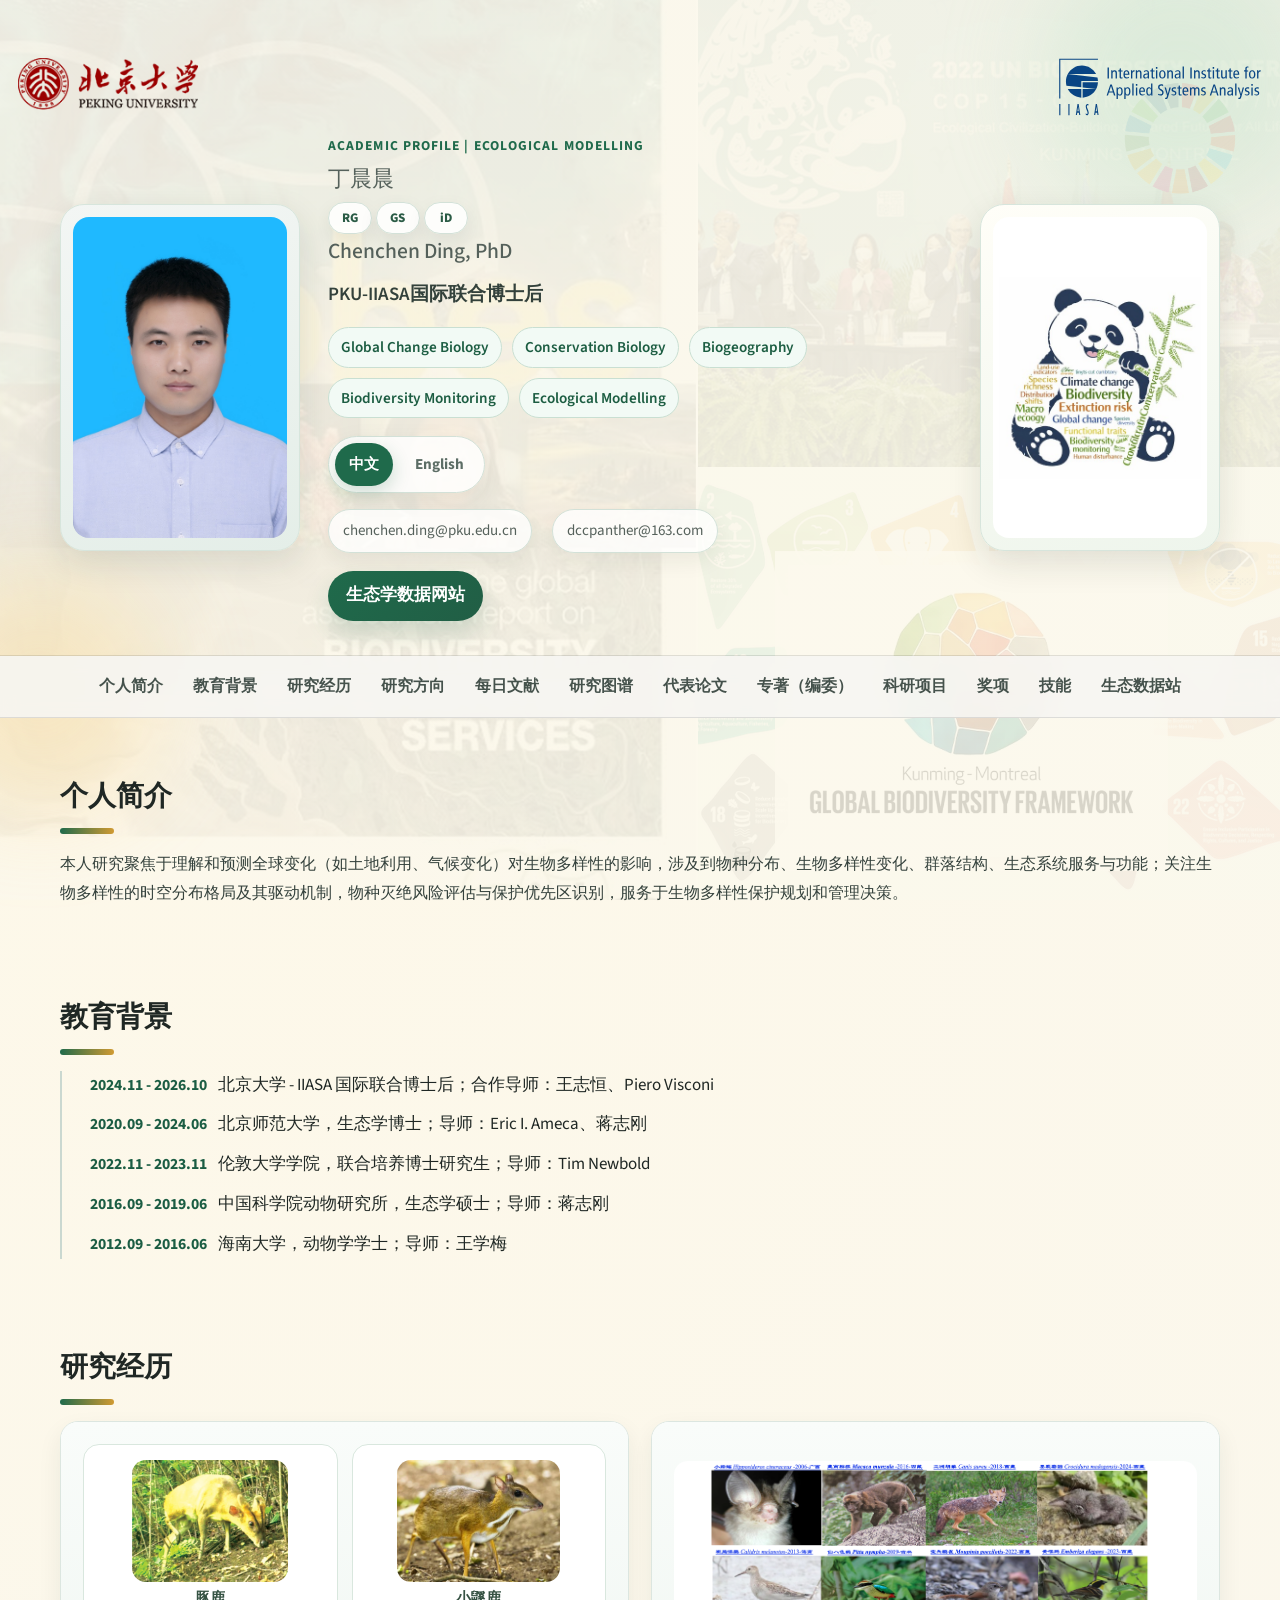
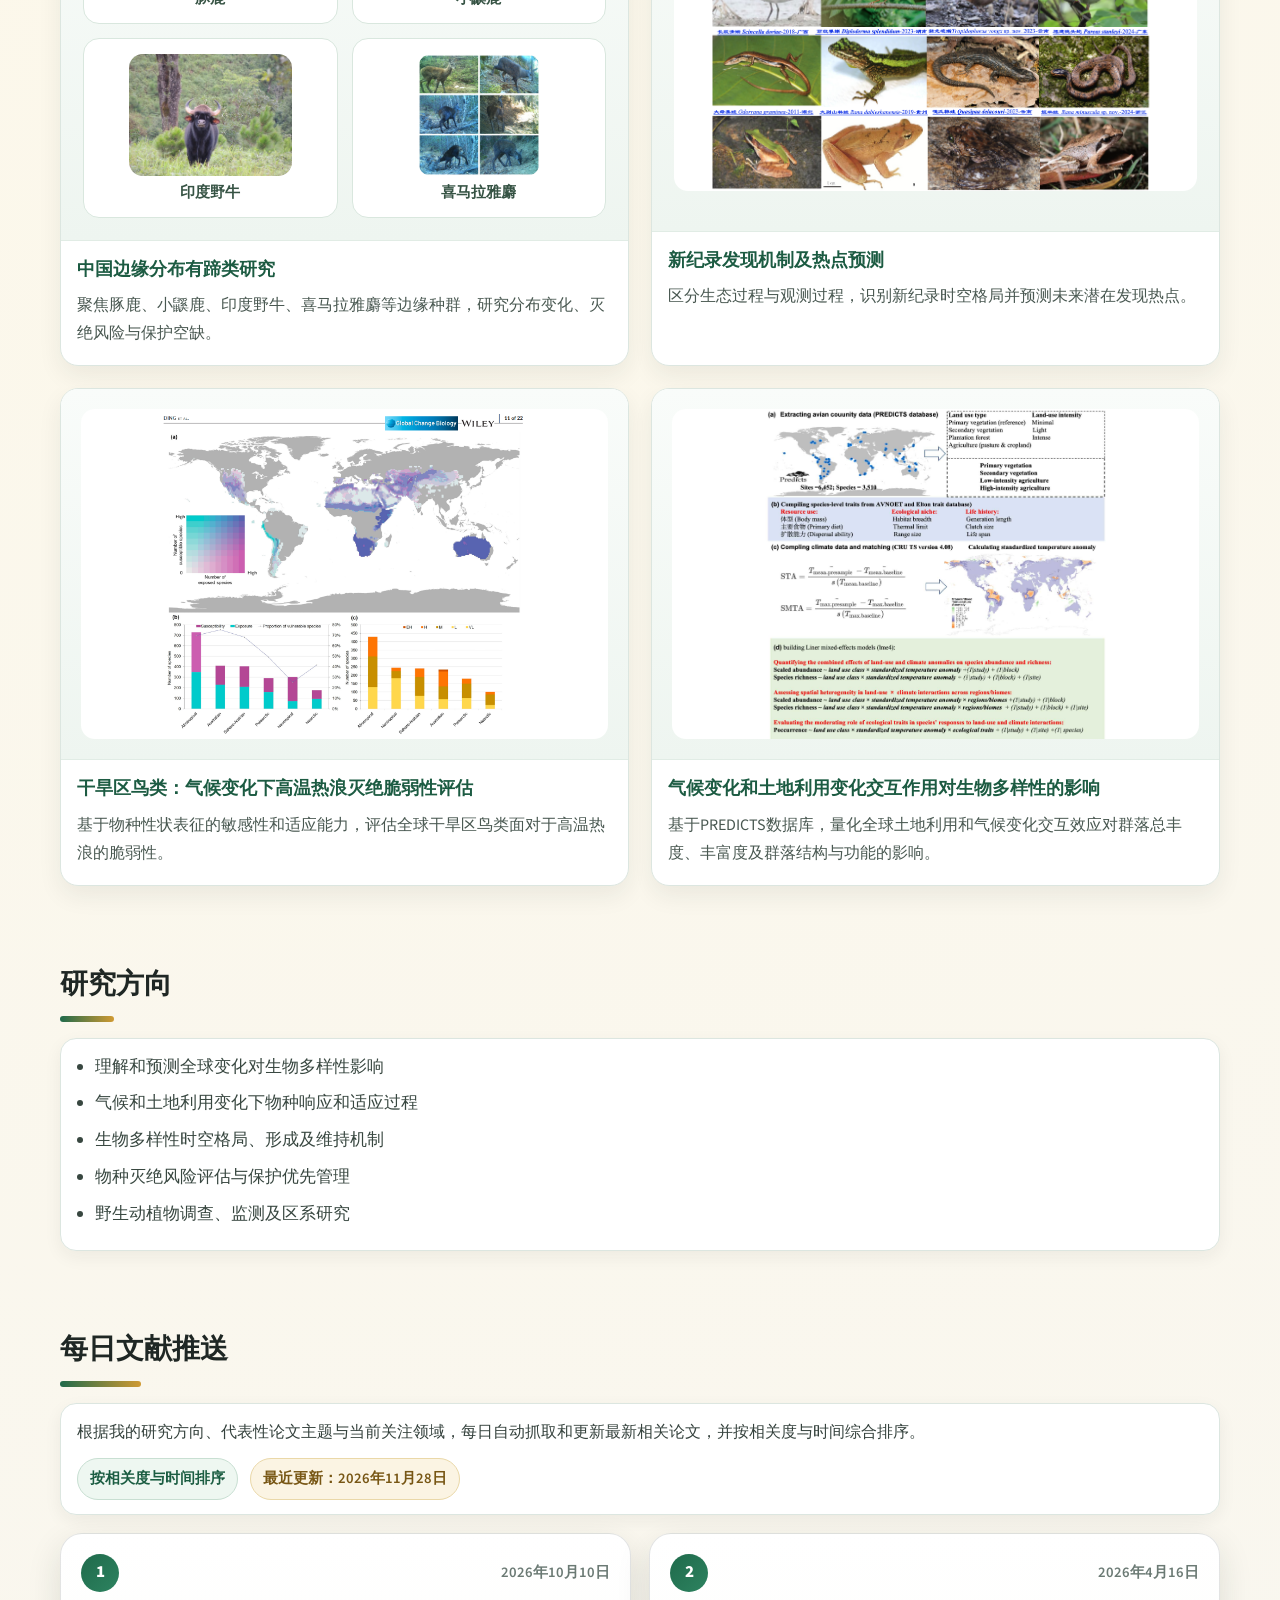
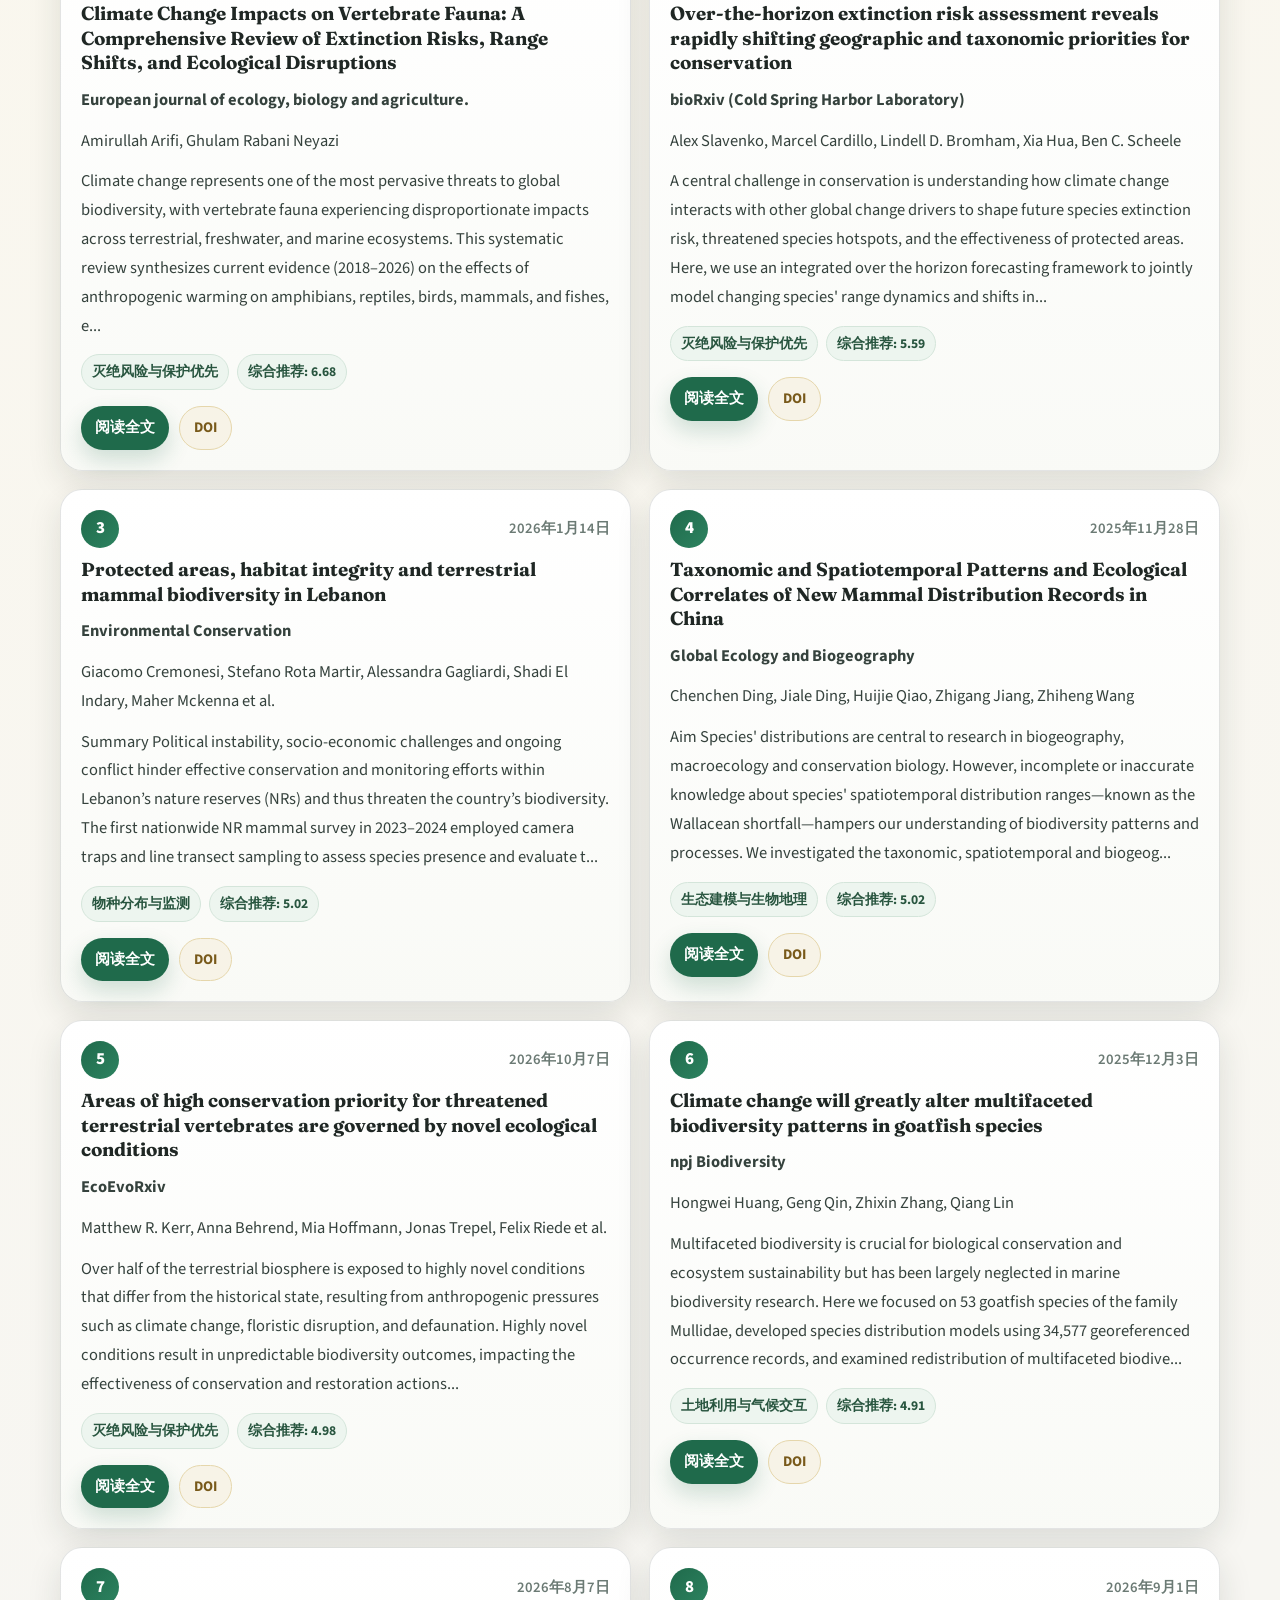
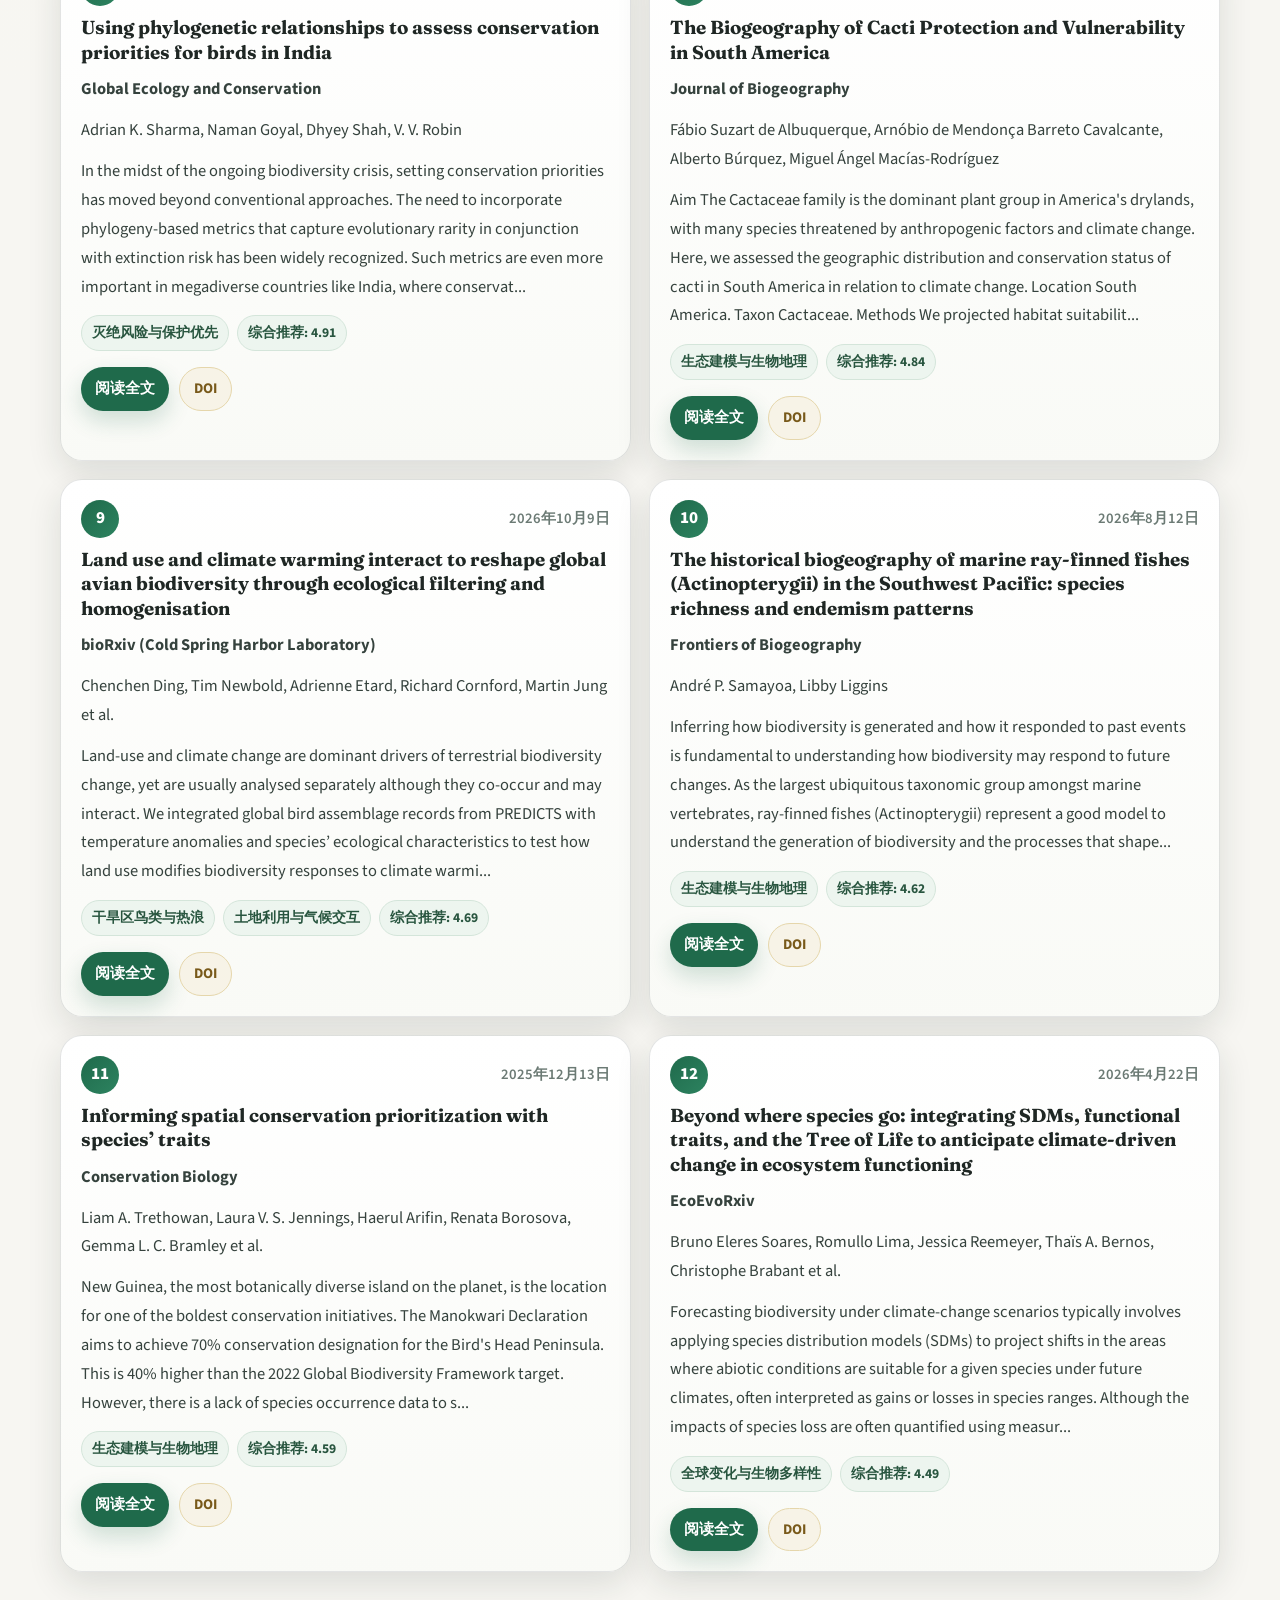
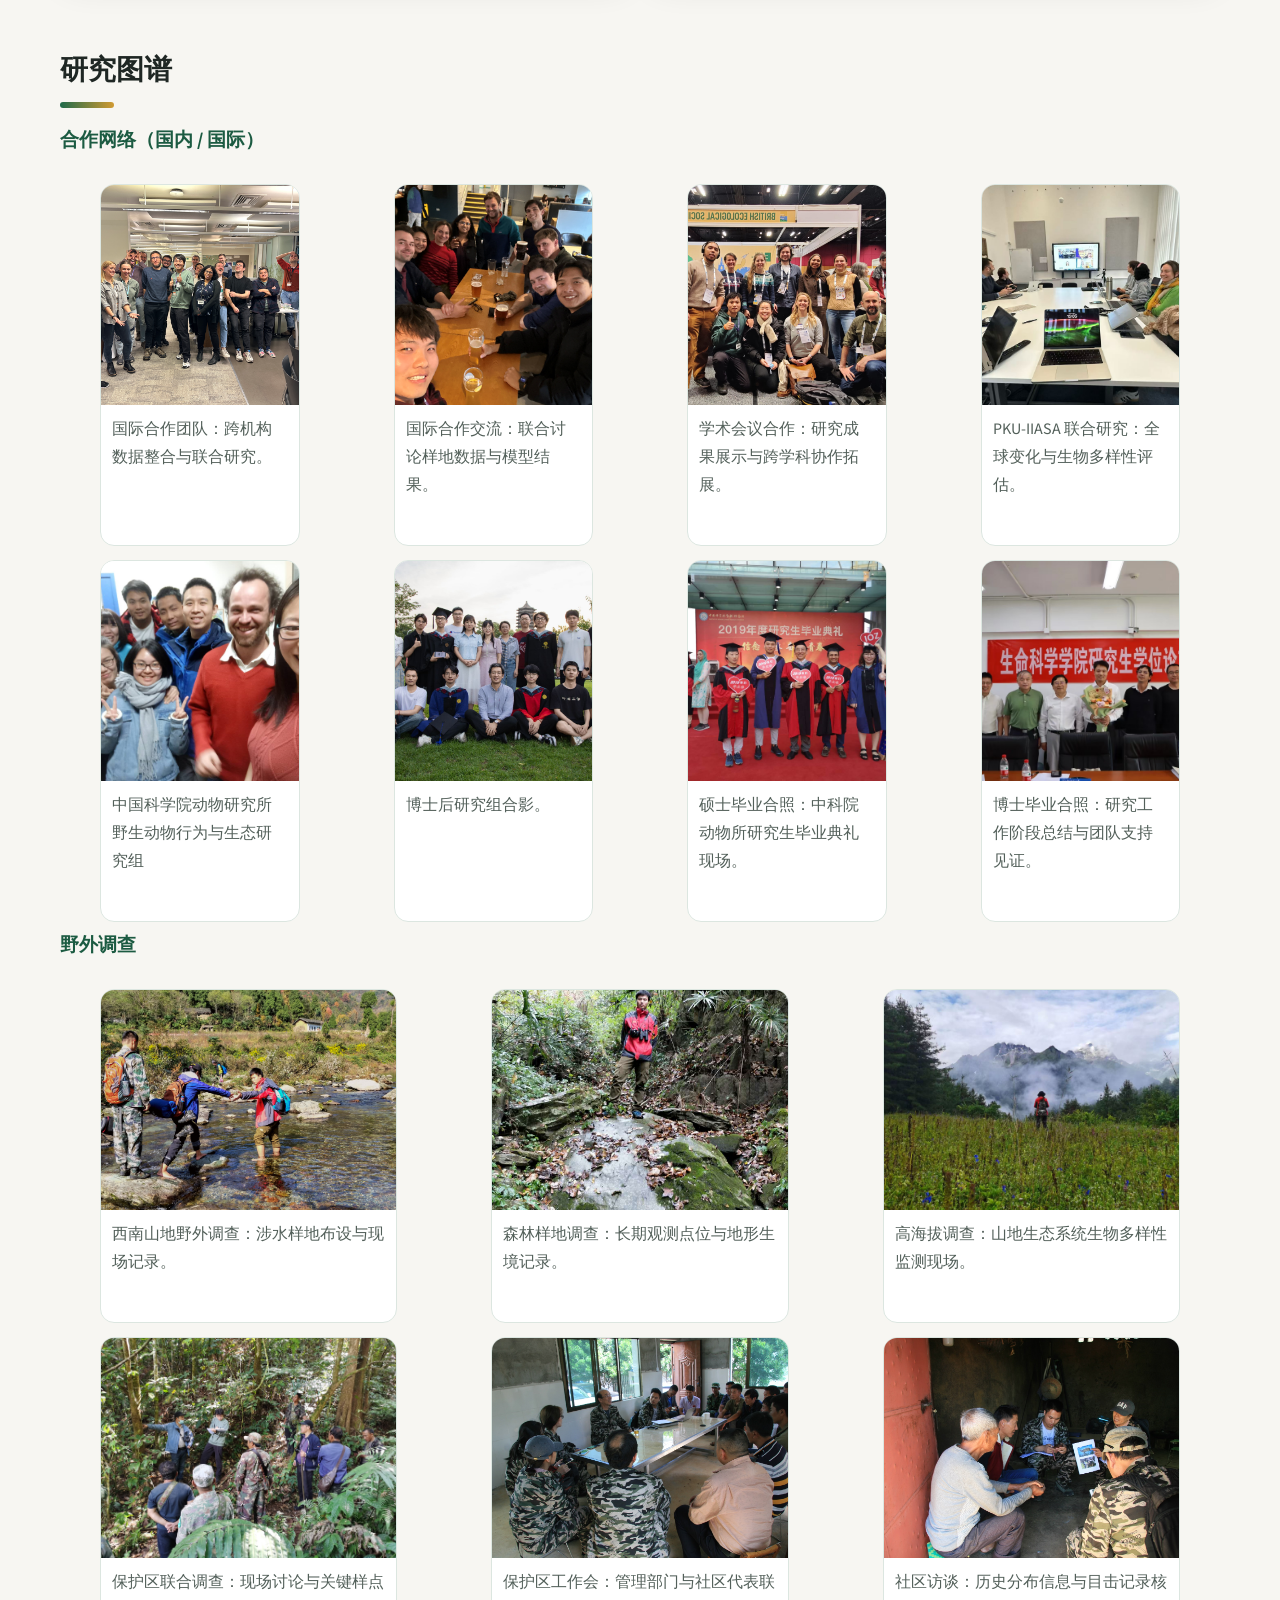
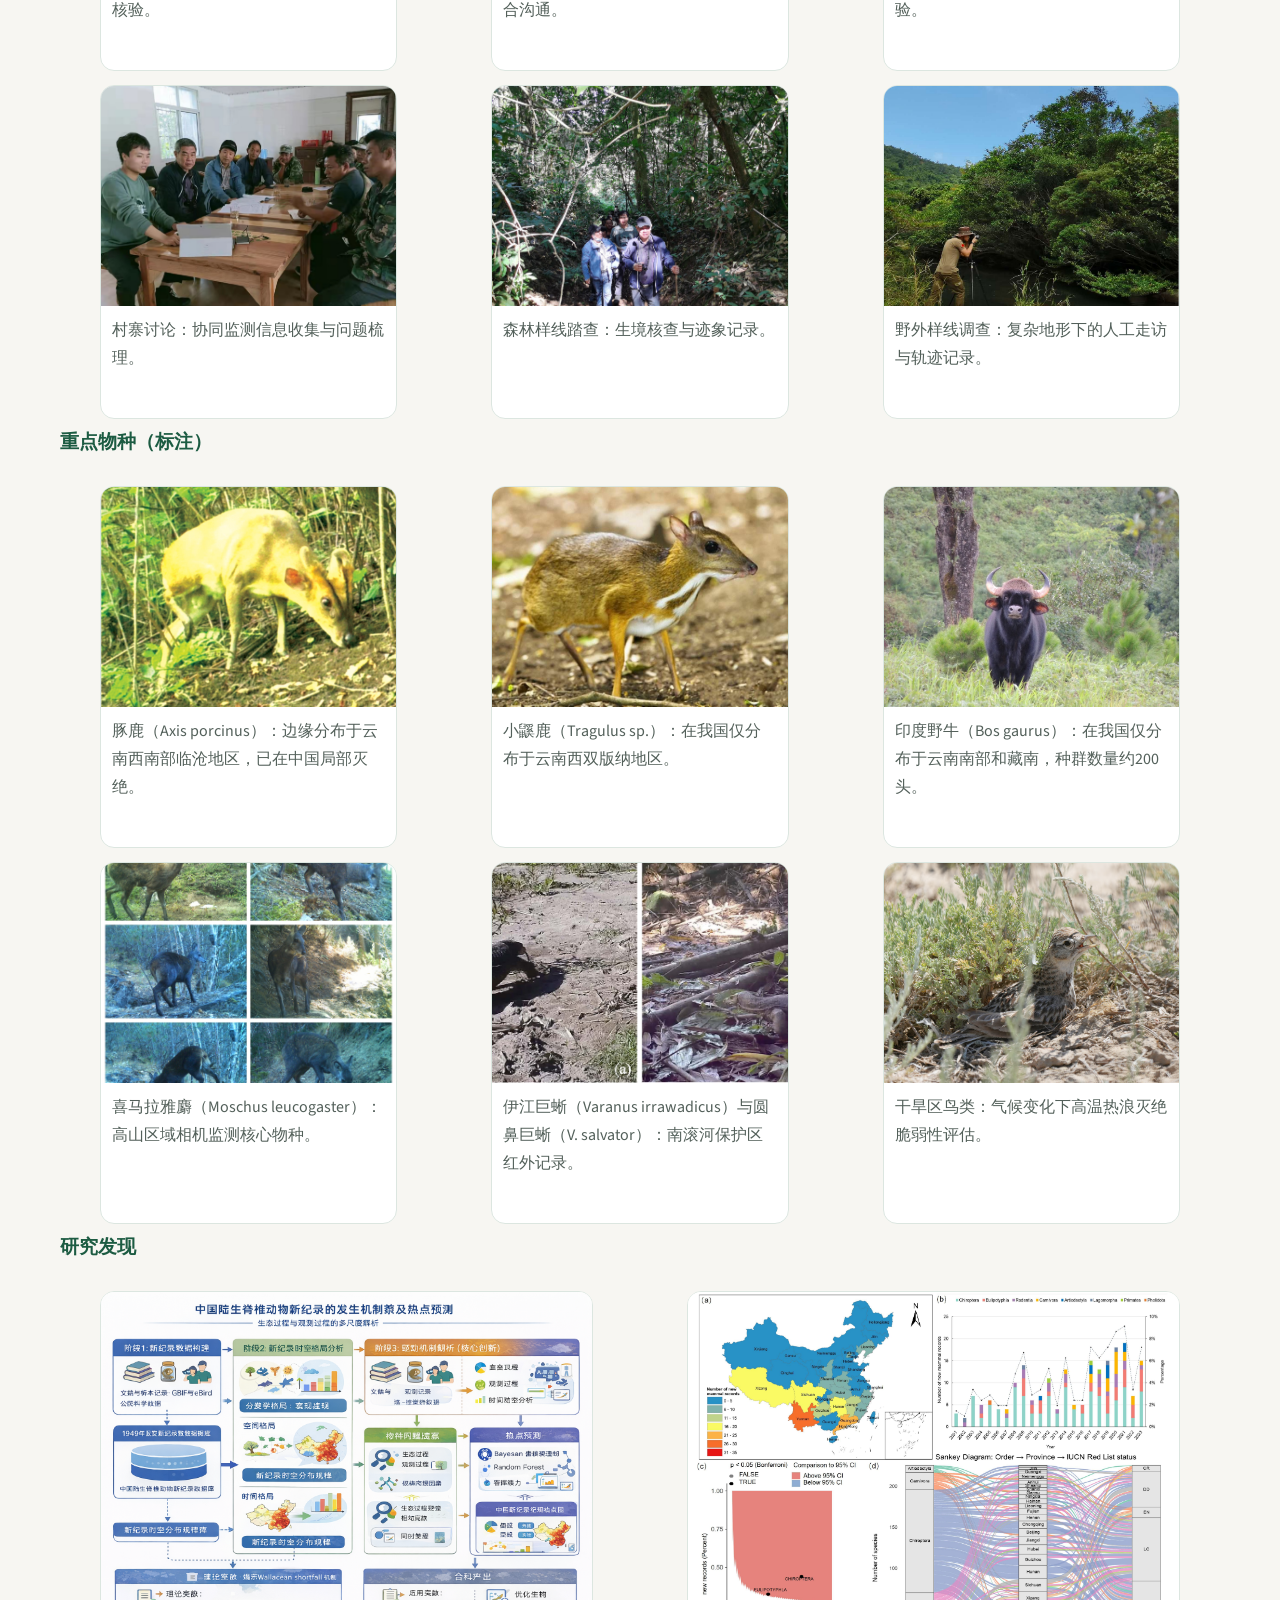
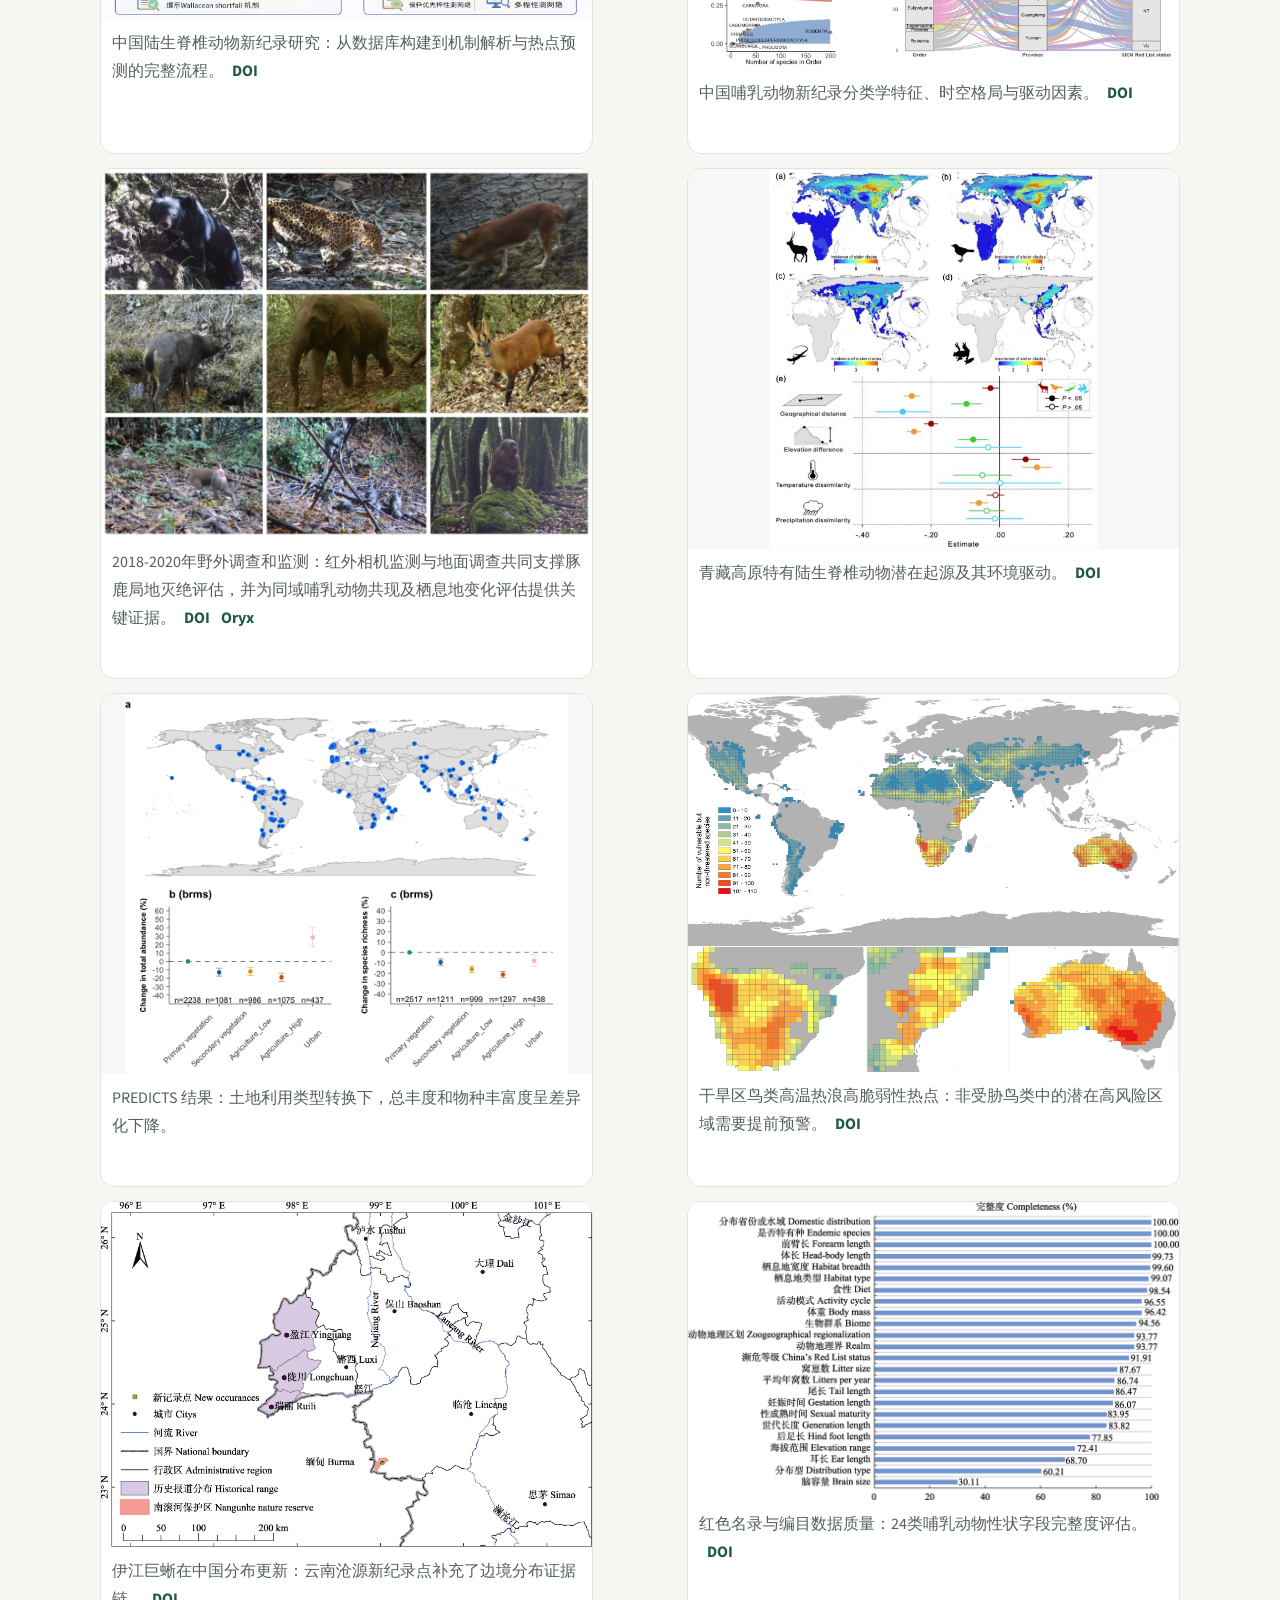
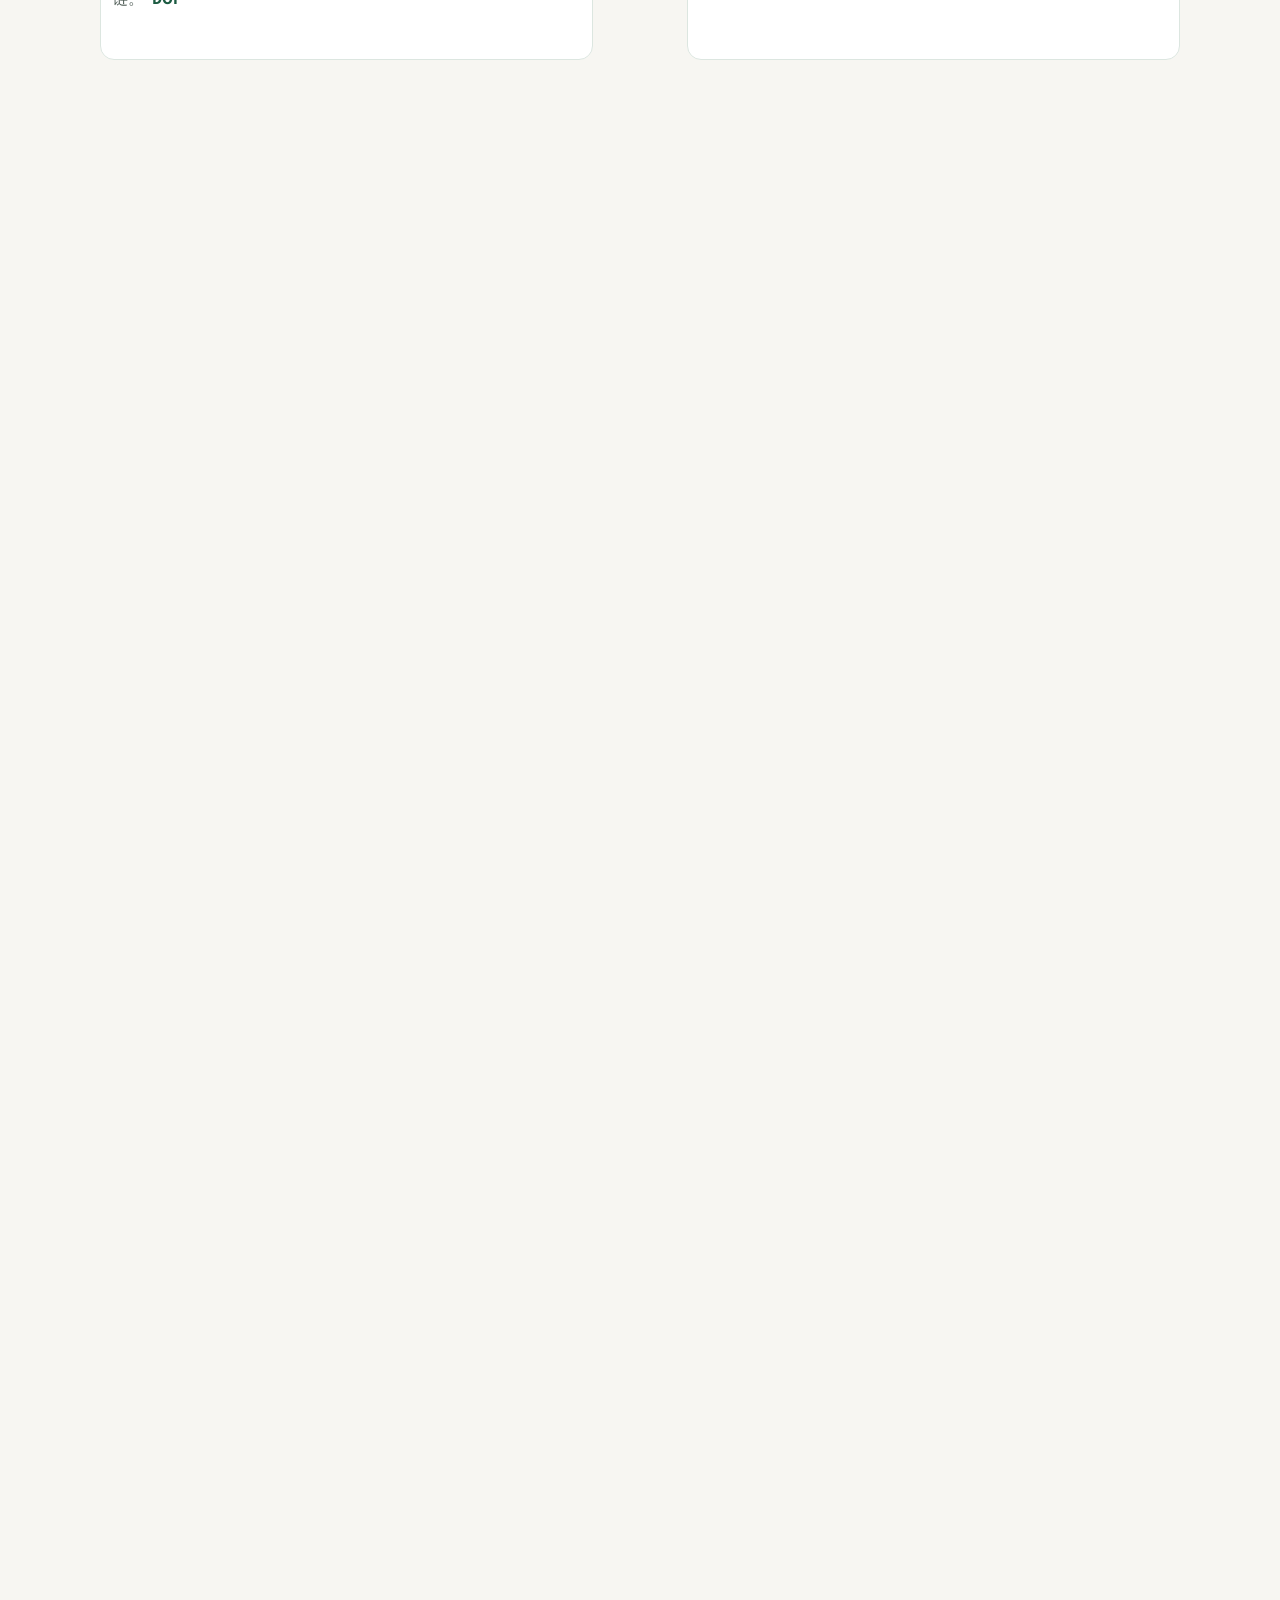
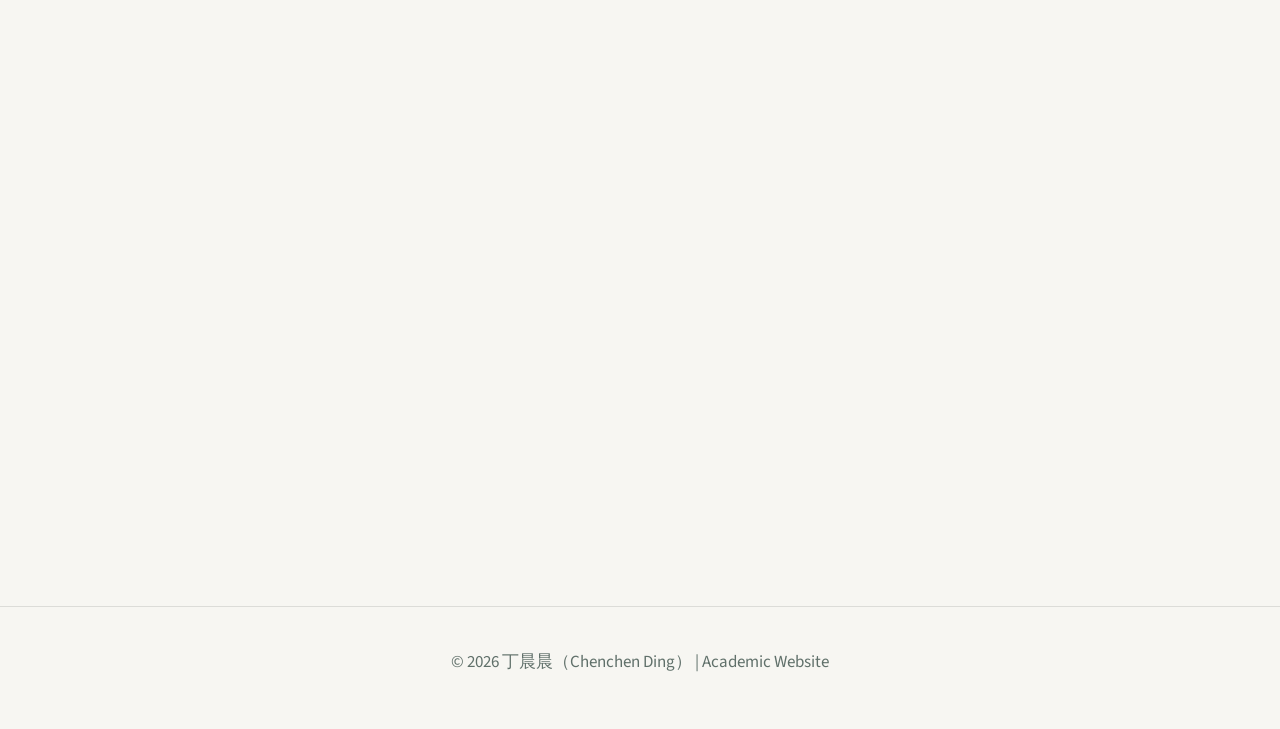
<file: index.html>
<!doctype html>
<html lang="zh-CN">
<head>
  <meta charset="utf-8" />
  <meta name="viewport" content="width=device-width, initial-scale=1" />
  <title>丁晨晨 | Chenchen Ding, PhD</title>
  <meta name="description" content="丁晨晨（Chenchen Ding）个人学术主页：教育背景、研究经历、研究方向、研究图谱、代表论文与科研项目。" />
  <meta name="robots" content="noindex,follow,max-image-preview:large" />
  <link rel="canonical" href="https://dingchenchen6.github.io/chenchen-ding/" />
  <meta property="og:type" content="website" />
  <meta property="og:title" content="丁晨晨 | Chenchen Ding, PhD" />
  <meta property="og:description" content="丁晨晨（Chenchen Ding）个人学术主页：教育背景、研究经历、研究方向、研究图谱、代表论文与科研项目。" />
  <meta property="og:url" content="https://dingchenchen6.github.io/chenchen-ding/" />
  <meta property="og:image" content="https://dingchenchen6.github.io/chenchen-ding/assets/images/profile.jpg" />
  <meta name="twitter:card" content="summary_large_image" />
  <meta name="twitter:title" content="丁晨晨 | Chenchen Ding, PhD" />
  <meta name="twitter:description" content="丁晨晨（Chenchen Ding）个人学术主页：教育背景、研究经历、研究方向、研究图谱、代表论文与科研项目。" />
  <meta name="twitter:image" content="https://dingchenchen6.github.io/chenchen-ding/assets/images/profile.jpg" />
  <link rel="preconnect" href="https://fonts.googleapis.com" />
  <link rel="preconnect" href="https://fonts.gstatic.com" crossorigin />
  <link href="https://fonts.googleapis.com/css2?family=Fraunces:opsz,wght@9..144,500;9..144,700&family=Source+Sans+3:wght@400;500;600;700&display=swap" rel="stylesheet" />
  <link rel="stylesheet" href="style.css" />
  <script type="application/ld+json">
    {
      "@context": "https://schema.org",
      "@type": "Person",
      "name": "Chenchen Ding",
      "alternateName": "丁晨晨",
      "url": "https://dingchenchen6.github.io/chenchen-ding/",
      "image": "https://dingchenchen6.github.io/chenchen-ding/assets/images/profile.jpg",
      "jobTitle": "PKU-IIASA International Postdoctoral Fellow",
      "sameAs": [
        "https://github.com/dingchenchen6",
        "https://orcid.org/0000-0001-6706-7996",
        "https://iiasa.ac.at/staff/chenchen-ding"
      ]
    }
  </script>
</head>
<body>
  <div class="bg-orb orb-a"></div>
  <div class="bg-orb orb-b"></div>

  <header class="hero" id="top">
    <div class="hero-topbar">
      <img class="hero-corner-logo hero-logo-pku" src="assets/images/hero/pku-logo-mobile.png" alt="北京大学" loading="lazy" />
      <img class="hero-corner-logo hero-logo-iiasa" src="assets/images/hero/iiasa-logo-official.svg" alt="IIASA" loading="lazy" />
    </div>
    <div class="container hero-grid">
      <div class="hero-photo-wrap reveal">
        <img src="assets/images/profile.jpg" alt="丁晨晨个人照片" class="hero-photo" />
      </div>
      <div class="hero-main reveal">
        <p class="eyebrow">Academic Profile | Ecological Modelling</p>
        <h1>
          <span class="hero-name-row">
            丁晨晨
            <span class="hero-inline-links" aria-label="Academic profiles">
              <a class="hero-inline-link" href="https://www.researchgate.net/search/researcher?q=Chenchen%20Ding" target="_blank" rel="noopener" aria-label="ResearchGate">RG</a>
              <a class="hero-inline-link" href="https://scholar.google.com/citations?view_op=search_authors&mauthors=Chenchen+Ding" target="_blank" rel="noopener" aria-label="Google Scholar">GS</a>
              <a class="hero-inline-link" href="https://orcid.org/0000-0001-6706-7996" target="_blank" rel="noopener" aria-label="ORCID">iD</a>
            </span>
          </span>
          <span>Chenchen Ding, PhD</span>
        </h1>
        <p class="lead">PKU-IIASA国际联合博士后</p>
        <div class="chips">
          <span>Global Change Biology</span>
          <span>Conservation Biology</span>
          <span>Biogeography</span>
          <span>Biodiversity Monitoring</span>
          <span>Ecological Modelling</span>
        </div>
        <div class="lang-switch" aria-label="Language switch">
          <button type="button" class="lang-btn is-active" data-lang="zh">中文</button>
          <button type="button" class="lang-btn" data-lang="en">English</button>
        </div>
        <div class="contacts" aria-label="Contact emails">
          <a href="mailto:chenchen.ding@pku.edu.cn">chenchen.ding@pku.edu.cn</a>
          <a href="mailto:dccpanther@163.com">dccpanther@163.com</a>
        </div>
        <div class="hero-actions">
          <a href="ecology-data/" class="hero-action-link">生态学数据网站</a>
        </div>
      </div>
      <div class="hero-panda-wrap reveal">
        <img src="assets/images/hero/panda-wordcloud.jpg" alt="熊猫生物多样性词云" class="hero-panda" />
      </div>
    </div>
  </header>

  <nav class="nav">
    <a href="#about">个人简介</a>
    <a href="#education">教育背景</a>
    <a href="#experience">研究经历</a>
    <a href="#research">研究方向</a>
    <a href="#watch">每日文献</a>
    <a href="#atlas">研究图谱</a>
    <a href="#papers">代表论文</a>
    <a href="#books">专著（编委）</a>
    <a href="#projects">科研项目</a>
    <a href="#awards">奖项</a>
    <a href="#skills">技能</a>
    <a href="ecology-data/">生态数据站</a>
  </nav>

  <main class="container">
    <section id="about" class="section reveal">
      <h2>个人简介</h2>
      <p>
        本人研究聚焦于理解和预测全球变化（如土地利用、气候变化）对生物多样性的影响，涉及到物种分布、生物多样性变化、群落结构、生态系统服务与功能；
        关注生物多样性的时空分布格局及其驱动机制，物种灭绝风险评估与保护优先区识别，服务于生物多样性保护规划和管理决策。
      </p>
    </section>

    <section id="education" class="section reveal">
      <h2>教育背景</h2>
      <ul class="timeline">
        <li>
          <span>2024.11 - 2026.10</span>
          北京大学 - IIASA 国际联合博士后；合作导师：王志恒、Piero Visconi
        </li>
        <li><span>2020.09 - 2024.06</span> 北京师范大学，生态学博士；导师：Eric I. Ameca、蒋志刚</li>
        <li><span>2022.11 - 2023.11</span> 伦敦大学学院，联合培养博士研究生；导师：Tim Newbold</li>
        <li><span>2016.09 - 2019.06</span> 中国科学院动物研究所，生态学硕士；导师：蒋志刚</li>
        <li><span>2012.09 - 2016.06</span> 海南大学，动物学学士；导师：王学梅</li>
      </ul>
    </section>

    <section id="experience" class="section reveal">
	      <h2>研究经历</h2>
	      <div class="experience-grid">
	        <article class="exp-card exp-card-species">
	          <div class="exp-card-media exp-species-grid">
	            <figure class="exp-species-tile">
	              <img src="assets/images/atlas/species-hogdeer-camera.jpg" alt="豚鹿" loading="lazy" />
	              <figcaption>豚鹿</figcaption>
	            </figure>
	            <figure class="exp-species-tile">
	              <img src="assets/images/atlas/species-mousedeer-updated.png" alt="小鼷鹿" loading="lazy" />
	              <figcaption>小鼷鹿</figcaption>
	            </figure>
	            <figure class="exp-species-tile">
	              <img src="assets/images/atlas/species-gaur.jpg" alt="印度野牛" loading="lazy" />
	              <figcaption>印度野牛</figcaption>
	            </figure>
	            <figure class="exp-species-tile">
	              <img src="assets/images/atlas/species-himalayan-muskdeer.jpg" alt="喜马拉雅麝" loading="lazy" />
	              <figcaption>喜马拉雅麝</figcaption>
	            </figure>
	          </div>
	          <div class="exp-card-copy">
	            <h3>中国边缘分布有蹄类研究</h3>
	            <p>聚焦豚鹿、小鼷鹿、印度野牛、喜马拉雅麝等边缘种群，研究分布变化、灭绝风险与保护空缺。</p>
	          </div>
	        </article>
	        <article class="exp-card exp-card-feature">
	          <div class="exp-card-media">
	            <img src="assets/images/atlas/chart-four-classes-newrecord-collage.png" alt="中国陆生脊椎动物四大类群代表性新纪录物种" loading="lazy" />
	          </div>
	          <div class="exp-card-copy">
	            <h3>新纪录发现机制及热点预测</h3>
	            <p>区分生态过程与观测过程，识别新纪录时空格局并预测未来潜在发现热点。</p>
	          </div>
	        </article>
	        <article class="exp-card">
	          <div class="exp-card-media">
	            <img src="assets/images/atlas/chart-dryland-birds-geb.png" alt="干旱区鸟类热浪脆弱性研究结果图" loading="lazy" />
	          </div>
	          <div class="exp-card-copy">
	            <h3>干旱区鸟类：气候变化下高温热浪灭绝脆弱性评估</h3>
	            <p>基于物种性状表征的敏感性和适应能力，评估全球干旱区鸟类面对于高温热浪的脆弱性。</p>
	          </div>
	        </article>
	        <article class="exp-card">
	          <div class="exp-card-media">
	            <img src="assets/images/atlas/chart-predicts-technical.jpg" alt="PREDICTS 技术路线图" loading="lazy" />
	          </div>
	          <div class="exp-card-copy">
	            <h3>气候变化和土地利用变化交互作用对生物多样性的影响</h3>
	            <p>基于PREDICTS数据库，量化全球土地利用和气候变化交互效应对群落总丰度、丰富度及群落结构与功能的影响。</p>
	          </div>
	        </article>
      </div>
    </section>

    <section id="research" class="section reveal">
      <h2>研究方向</h2>
      <div class="card">
        <ul class="research-points">
          <li>理解和预测全球变化对生物多样性影响</li>
          <li>气候和土地利用变化下物种响应和适应过程</li>
          <li>生物多样性时空格局、形成及维持机制</li>
          <li>物种灭绝风险评估与保护优先管理</li>
          <li>野生动植物调查、监测及区系研究</li>
        </ul>
      </div>
    </section>

    <section id="watch" class="section reveal">
      <h2>每日文献推送</h2>
      <div class="card watch-intro-card">
        <p class="watch-intro">
          根据我的研究方向、代表性论文主题与当前关注领域，每日自动抓取和更新最新相关论文，并按相关度与时间综合排序。
        </p>
        <div class="watch-meta-row">
          <span class="watch-badge">按相关度与时间排序</span>
          <span class="watch-updated" data-watch-updated>正在读取最新更新...</span>
        </div>
      </div>
      <div id="watchGrid" class="watch-grid" aria-live="polite">
        <article class="watch-card watch-card-placeholder">
          <p>正在准备今日推荐文献...</p>
        </article>
      </div>
    </section>

	    <section id="atlas" class="section reveal">
	      <h2>研究图谱</h2>
	      <div class="atlas-group">
        <h3>合作网络（国内 / 国际）</h3>
        <div class="atlas-grid atlas-grid-collab">
          <figure class="atlas-item"><img src="assets/images/atlas/collab-uk-team.jpg" alt="国际合作团队" loading="lazy" /><figcaption>国际合作团队：跨机构数据整合与联合研究。</figcaption></figure>
          <figure class="atlas-item"><img src="assets/images/atlas/collab-uk-pub.jpg" alt="国际合作交流" loading="lazy" /><figcaption>国际合作交流：联合讨论样地数据与模型结果。</figcaption></figure>
          <figure class="atlas-item"><img src="assets/images/atlas/collab-bes-conference.jpg" alt="学术会议合作" loading="lazy" /><figcaption>学术会议合作：研究成果展示与跨学科协作拓展。</figcaption></figure>
          <figure class="atlas-item"><img src="assets/images/atlas/collab-pku-iiasa-268772.jpg" alt="PKU-IIASA合作" loading="lazy" /><figcaption>PKU-IIASA 联合研究：全球变化与生物多样性评估。</figcaption></figure>
          <figure class="atlas-item"><img src="assets/images/atlas/collab-lina.png" alt="李娜合作交流" loading="lazy" /><figcaption>中国科学院动物研究所野生动物行为与生态研究组</figcaption></figure>
          <figure class="atlas-item"><img src="assets/images/atlas/collab-graduation-e572c.jpg" alt="博士后研究组合影" loading="lazy" /><figcaption>博士后研究组合影。</figcaption></figure>
          <figure class="atlas-item"><img src="assets/images/atlas/collab-ioz-master-graduation.jpg" alt="硕士毕业合照" loading="lazy" /><figcaption>硕士毕业合照：中科院动物所研究生毕业典礼现场。</figcaption></figure>
          <figure class="atlas-item"><img src="assets/images/atlas/collab-pku-defense-b506d0.jpg" alt="博士毕业合照" loading="lazy" /><figcaption>博士毕业合照：研究工作阶段总结与团队支持见证。</figcaption></figure>
        </div>
      </div>

      <div class="atlas-group">
        <h3>野外调查</h3>
        <div class="atlas-grid atlas-grid-photo">
          <figure class="atlas-item"><img src="assets/images/atlas/field-river-crossing.jpg" alt="野外调查涉水样地" loading="lazy" /><figcaption>西南山地野外调查：涉水样地布设与现场记录。</figcaption></figure>
          <figure class="atlas-item"><img src="assets/images/atlas/field-forest-portrait.jpg" alt="森林样地调查" loading="lazy" /><figcaption>森林样地调查：长期观测点位与地形生境记录。</figcaption></figure>
          <figure class="atlas-item"><img src="assets/images/atlas/field-alpine.jpg" alt="高海拔调查" loading="lazy" /><figcaption>高海拔调查：山地生态系统生物多样性监测现场。</figcaption></figure>
          <figure class="atlas-item"><img src="assets/images/atlas/field-hogdeer-joint-forest.jpg" alt="保护区联合调查" loading="lazy" /><figcaption>保护区联合调查：现场讨论与关键样点核验。</figcaption></figure>
          <figure class="atlas-item"><img src="assets/images/atlas/field-hogdeer-workshop.jpg" alt="保护区工作会" loading="lazy" /><figcaption>保护区工作会：管理部门与社区代表联合沟通。</figcaption></figure>
          <figure class="atlas-item"><img src="assets/images/atlas/field-hogdeer-village-interview.jpg" alt="社区访谈" loading="lazy" /><figcaption>社区访谈：历史分布信息与目击记录核验。</figcaption></figure>
          <figure class="atlas-item"><img src="assets/images/atlas/field-hogdeer-community-meeting.jpg" alt="村寨讨论" loading="lazy" /><figcaption>村寨讨论：协同监测信息收集与问题梳理。</figcaption></figure>
          <figure class="atlas-item"><img src="assets/images/atlas/field-hogdeer-forest-transect2.jpg" alt="森林样线踏查" loading="lazy" /><figcaption>森林样线踏查：生境核查与迹象记录。</figcaption></figure>
          <figure class="atlas-item"><img src="assets/images/atlas/field-survey-stream.png" alt="野外样线调查" loading="lazy" /><figcaption>野外样线调查：复杂地形下的人工走访与轨迹记录。</figcaption></figure>
        </div>
      </div>

      <div class="atlas-group">
        <h3>重点物种（标注）</h3>
        <div class="atlas-grid atlas-grid-photo">
          <figure class="atlas-item"><img src="assets/images/atlas/species-hogdeer-camera.jpg" alt="豚鹿" loading="lazy" /><figcaption>豚鹿（Axis porcinus）：边缘分布于云南西南部临沧地区，已在中国局部灭绝。</figcaption></figure>
          <figure class="atlas-item"><img src="assets/images/atlas/species-mousedeer-updated.png" alt="小鼷鹿" loading="lazy" /><figcaption>小鼷鹿（Tragulus sp.）：在我国仅分布于云南西双版纳地区。</figcaption></figure>
          <figure class="atlas-item"><img src="assets/images/atlas/species-gaur.jpg" alt="印度野牛" loading="lazy" /><figcaption>印度野牛（Bos gaurus）：在我国仅分布于云南南部和藏南，种群数量约200头。</figcaption></figure>
          <figure class="atlas-item"><img src="assets/images/atlas/species-himalayan-muskdeer.jpg" alt="喜马拉雅麝" loading="lazy" /><figcaption>喜马拉雅麝（Moschus leucogaster）：高山区域相机监测核心物种。</figcaption></figure>
          <figure class="atlas-item"><img src="assets/images/atlas/species-varanus-cangyuan.jpg" alt="伊江巨蜥与圆鼻巨蜥红外照片" loading="lazy" /><figcaption>伊江巨蜥（Varanus irrawadicus）与圆鼻巨蜥（V. salvator）：南滚河保护区红外记录。</figcaption></figure>
          <figure class="atlas-item"><img src="assets/images/atlas/species-dryland-bird.jpg" alt="干旱区鸟类" loading="lazy" /><figcaption>干旱区鸟类：气候变化下高温热浪灭绝脆弱性评估。</figcaption></figure>
        </div>
      </div>

      <div class="atlas-group">
        <h3>研究发现</h3>
        <div class="atlas-grid atlas-grid-results">
          <figure class="atlas-item"><a href="https://doi.org/10.1111/geb.70165" target="_blank" rel="noopener"><img src="assets/images/atlas/chart-newrecord-workflow.png" alt="新纪录机制框架" loading="lazy" /></a><figcaption>中国陆生脊椎动物新纪录研究：从数据库构建到机制解析与热点预测的完整流程。<a href="https://doi.org/10.1111/geb.70165" target="_blank" rel="noopener">DOI</a></figcaption></figure>
          <figure class="atlas-item"><a href="https://doi.org/10.1111/geb.70165" target="_blank" rel="noopener"><img src="assets/images/atlas/chart-geb-mammal-newrecords-china.jpg" alt="GEB中国哺乳动物新纪录结果图" loading="lazy" /></a><figcaption>中国哺乳动物新纪录分类学特征、时空格局与驱动因素。<a href="https://doi.org/10.1111/geb.70165" target="_blank" rel="noopener">DOI</a></figcaption></figure>
          <figure class="atlas-item"><a href="https://doi.org/10.1017/S0030605321000016" target="_blank" rel="noopener"><img src="assets/images/atlas/camera-grid-206666.jpg" alt="九宫格物种红外记录图" loading="lazy" /></a><figcaption>2018-2020年野外调查和监测：红外相机监测与地面调查共同支撑豚鹿局地灭绝评估，并为同域哺乳动物共现及栖息地变化评估提供关键证据。<a href="https://doi.org/10.1017/S0030605321000016" target="_blank" rel="noopener">DOI</a> <a href="https://www.oryxthejournal.org/blog/author/chenchen-ding/" target="_blank" rel="noopener">Oryx</a></figcaption></figure>
          <figure class="atlas-item"><a href="https://doi.org/10.1111/geb.70165" target="_blank" rel="noopener"><img src="assets/images/atlas/chart-qtp-vertebrate-origin-drivers.png" alt="青藏高原特有陆生脊椎动物潜在起源及其环境驱动" loading="lazy" /></a><figcaption>青藏高原特有陆生脊椎动物潜在起源及其环境驱动。<a href="https://doi.org/10.1111/geb.70165" target="_blank" rel="noopener">DOI</a></figcaption></figure>
          <figure class="atlas-item"><img src="assets/images/atlas/chart-predicts-sites-effects.png" alt="PREDICTS全球样地与效应估计" loading="lazy" /><figcaption>PREDICTS 结果：土地利用类型转换下，总丰度和物种丰富度呈差异化下降。</figcaption></figure>
          <figure class="atlas-item"><a href="https://doi.org/10.1111/gcb.17136" target="_blank" rel="noopener"><img src="assets/images/atlas/chart-heatwave-hotspots.png" alt="干旱区鸟类高温热浪高脆弱性热点" loading="lazy" /></a><figcaption>干旱区鸟类高温热浪高脆弱性热点：非受胁鸟类中的潜在高风险区域需要提前预警。<a href="https://doi.org/10.1111/gcb.17136" target="_blank" rel="noopener">DOI</a></figcaption></figure>
          <figure class="atlas-item"><a href="https://doi.org/10.13859/j.cjz.202001015" target="_blank" rel="noopener"><img src="assets/images/atlas/chart-varanus-range-cangyuan.png" alt="伊江巨蜥分布图" loading="lazy" /></a><figcaption>伊江巨蜥在中国分布更新：云南沧源新纪录点补充了边境分布证据链。<a href="https://doi.org/10.13859/j.cjz.202001015" target="_blank" rel="noopener">DOI</a></figcaption></figure>
          <figure class="atlas-item"><a href="https://doi.org/10.17520/biods.2021520" target="_blank" rel="noopener"><img src="assets/images/atlas/chart-redlist-catalog-completeness.png" alt="红色名录与编目完整度" loading="lazy" /></a><figcaption>红色名录与编目数据质量：24类哺乳动物性状字段完整度评估。<a href="https://doi.org/10.17520/biods.2021520" target="_blank" rel="noopener">DOI</a></figcaption></figure>
        </div>
      </div>
    </section>

    <section id="papers" class="section reveal">
      <h2 class="papers-heading">
        <span>代表论文（第一作者或共同第一作者）</span>
        <span class="profile-links" aria-label="学术主页链接">
          <a class="profile-link profile-link-researchgate" href="https://www.researchgate.net/search/researcher?q=Chenchen%20Ding" target="_blank" rel="noopener" aria-label="ResearchGate">
            <span>RG</span>
          </a>
          <a class="profile-link profile-link-github" href="https://github.com/dingchenchen6" target="_blank" rel="noopener" aria-label="GitHub">
            <svg viewBox="0 0 24 24" aria-hidden="true">
              <path d="M12 1.5a10.5 10.5 0 0 0-3.32 20.46c.53.1.72-.23.72-.52v-1.84c-2.93.64-3.55-1.24-3.55-1.24-.48-1.22-1.18-1.55-1.18-1.55-.97-.66.08-.65.08-.65 1.07.08 1.63 1.09 1.63 1.09.95 1.63 2.49 1.16 3.1.89.1-.69.37-1.16.67-1.43-2.34-.27-4.8-1.17-4.8-5.19 0-1.15.41-2.08 1.08-2.81-.11-.26-.47-1.36.1-2.83 0 0 .88-.28 2.89 1.07a10 10 0 0 1 5.26 0c2-1.35 2.88-1.07 2.88-1.07.57 1.47.21 2.57.1 2.83.67.73 1.08 1.66 1.08 2.81 0 4.03-2.46 4.92-4.8 5.18.38.33.71.98.71 1.98v2.94c0 .29.19.62.73.52A10.5 10.5 0 0 0 12 1.5Z"/>
            </svg>
          </a>
          <a class="profile-link profile-link-orcid" href="https://orcid.org/0000-0001-6706-7996" target="_blank" rel="noopener" aria-label="ORCID">
            <span>iD</span>
          </a>
        </span>
      </h2>
      <ol class="pub-list">
        <li>
          Ding Chenchen, Ding Jiale, Qiao Huijie, Jiang Zhigang, Wang Zhiheng. (2025).
          <em>Taxonomic and Spatiotemporal Patterns and Ecological Correlates of New Mammal Distribution Records in China</em>.
          Global Ecology and Biogeography, 34(12), e70165.
          <a href="https://doi.org/10.1111/geb.70165" target="_blank" rel="noopener">DOI: 10.1111/geb.70165</a>
        </li>
        <li>
          Ding Chenchen, Newbold Tim, Ameca Eric I. (2024).
          <em>Assessing the global vulnerability of dryland birds to heatwaves</em>.
          Global Change Biology, 30(1), e17136.
          <a href="https://doi.org/10.1111/gcb.17136" target="_blank" rel="noopener">DOI: 10.1111/gcb.17136</a>
        </li>
        <li>
          Ding Chenchen, Liu Jie, Li Chunwang, Jiang Zhigang. (2022).
          <em>Probable extirpation of the hog deer from China: implications for conservation</em>.
          Oryx, 56(3).
          <a href="https://doi.org/10.1017/S0030605321000016" target="_blank" rel="noopener">DOI: 10.1017/S0030605321000016</a>
        </li>
        <li>
          Jiang Zhigang, Li Chunwang, Ding Chenchen. (2021).
          <em>The roaming wild Asian elephants of Yunnan, China, pose a challenge to conservation</em>. Oryx, 55(5), 650-651.
          <a href="https://doi.org/10.1017/S0030605321000211" target="_blank" rel="noopener">DOI: 10.1017/S0030605321000211</a>
        </li>
	        <li>
	          丁晨晨; 梁冬妮; 信文培; 李春旺; Ameca Eric I; 蒋志刚. (2022).
	          <em>中国哺乳动物形态、生活史和生态学特征数据集</em>. 生物多样性, 30(2).
	          <a href="https://doi.org/10.17520/biods.2021520" target="_blank" rel="noopener">DOI: 10.17520/biods.2021520</a>
	        </li>
	        <li>
	          丁晨晨, 刘杰, 李春旺, 饶定齐, 蒋志刚. (2020).
	          <em>云南沧源发现伊江巨蜥</em>. 动物学杂志, 55(1), 110-111.
	          <a href="https://doi.org/10.13859/j.cjz.202001015" target="_blank" rel="noopener">DOI: 10.13859/j.cjz.202001015</a>
	        </li>
	        <li>
	          李娜#, 丁晨晨#, 曹丹丹, 初红军, 戚英杰, 李春旺, 平晓鸽, 孙悦华, 蒋志刚. (2020).
	          <em>中国阿勒泰地区鸟类物种编目、丰富度格局和区系组成</em>. 生物多样性, 28, 401-411.
	          <a href="https://doi.org/10.17520/biods.2019023" target="_blank" rel="noopener">DOI: 10.17520/biods.2019023</a>
        </li>
        <li>
          丁晨晨, 胡一鸣, 李春旺, 蒋志刚. (2018).
          <em>印度野牛在中国的分布及其栖息地适宜性分析</em>. 生物多样性, 26, 951-961.
          <a href="https://doi.org/10.17520/biods.2018012" target="_blank" rel="noopener">DOI: 10.17520/biods.2018012</a>
        </li>
      </ol>
    </section>

    <section id="books" class="section reveal">
      <h2>专著（编委）</h2>
      <div class="card">
        <p>
          <strong>蒋志刚、周开亚、何锴、丁晨晨、胡一鸣、黄乘明、Alice C. Hughes、姜廷磊、姜广顺、李春旺、李晟、刘洋、石红艳、王旭明、余文华、张礼标（2024）《中国哺乳动物多样性：编目、分布与保护》</strong>（海峡出版社，编委）。
          本人贡献：负责物种分布、生态性状与受威胁因素数据汇集、统计可视化与章节校稿。
        </p>
        <p>
          <strong>《中国生物多样性红色名录：脊椎动物（哺乳动物卷）》</strong>（编委会，2020）。
          本人贡献：参与物种种群分布数据收集、受威胁因素评估及统计绘图。
        </p>
      </div>
    </section>

    <section id="projects" class="section reveal">
      <h2>科研项目</h2>
      <div class="two-col">
        <div class="panel">
          <h3>主持</h3>
          <ul>
            <li>北京市自然科学基金青年C类项目（5264031）：中国脊椎动物新纪录分类学时空格局、驱动机制及热点预测研究（2026.01-2027.12，在研）</li>
            <li>北京大学 PKU-IIASA 国际联合博士后项目：土地利用和气候变化对全球生物多样性的综合影响（2024.11-2026.10，在研）</li>
          </ul>
        </div>
        <div class="panel">
          <h3>参与</h3>
          <ul>
            <li>科技部国家重点研发计划（2022YFF0808402）：气候和土地利用变化对“一体化健康”体系的影响与应对策略（2022.12-2027.11，在研）</li>
          </ul>
        </div>
      </div>
    </section>

    <section id="awards" class="section reveal">
      <h2>奖项</h2>
      <div class="card">
        <ul>
          <li>北京师范大学优秀博士论文（2024）</li>
          <li>国家奖学金（2023-2024）</li>
          <li>中国科学院大学优秀硕士论文（2019）</li>
          <li>中国科学院大学优秀毕业生（2019）</li>
        </ul>
      </div>
    </section>

    <section id="skills" class="section reveal">
      <h2>专业技能</h2>
      <div class="skills">
        <span>R</span>
        <span>Python</span>
        <span>Statistical Analysis &amp; Visualization</span>
        <span>Species Distribution Models</span>
        <span>Systematic Conservation Planning</span>
        <span>Ecological Modelling</span>
        <span>Wildlife Survey &amp; Monitoring</span>
      </div>
    </section>
  </main>

  <footer class="footer">
    <p>© 2026 丁晨晨（Chenchen Ding） | Academic Website</p>
  </footer>

  <script src="lang.js"></script>
  <script src="research-watch.js"></script>
</body>
</html>
</file>
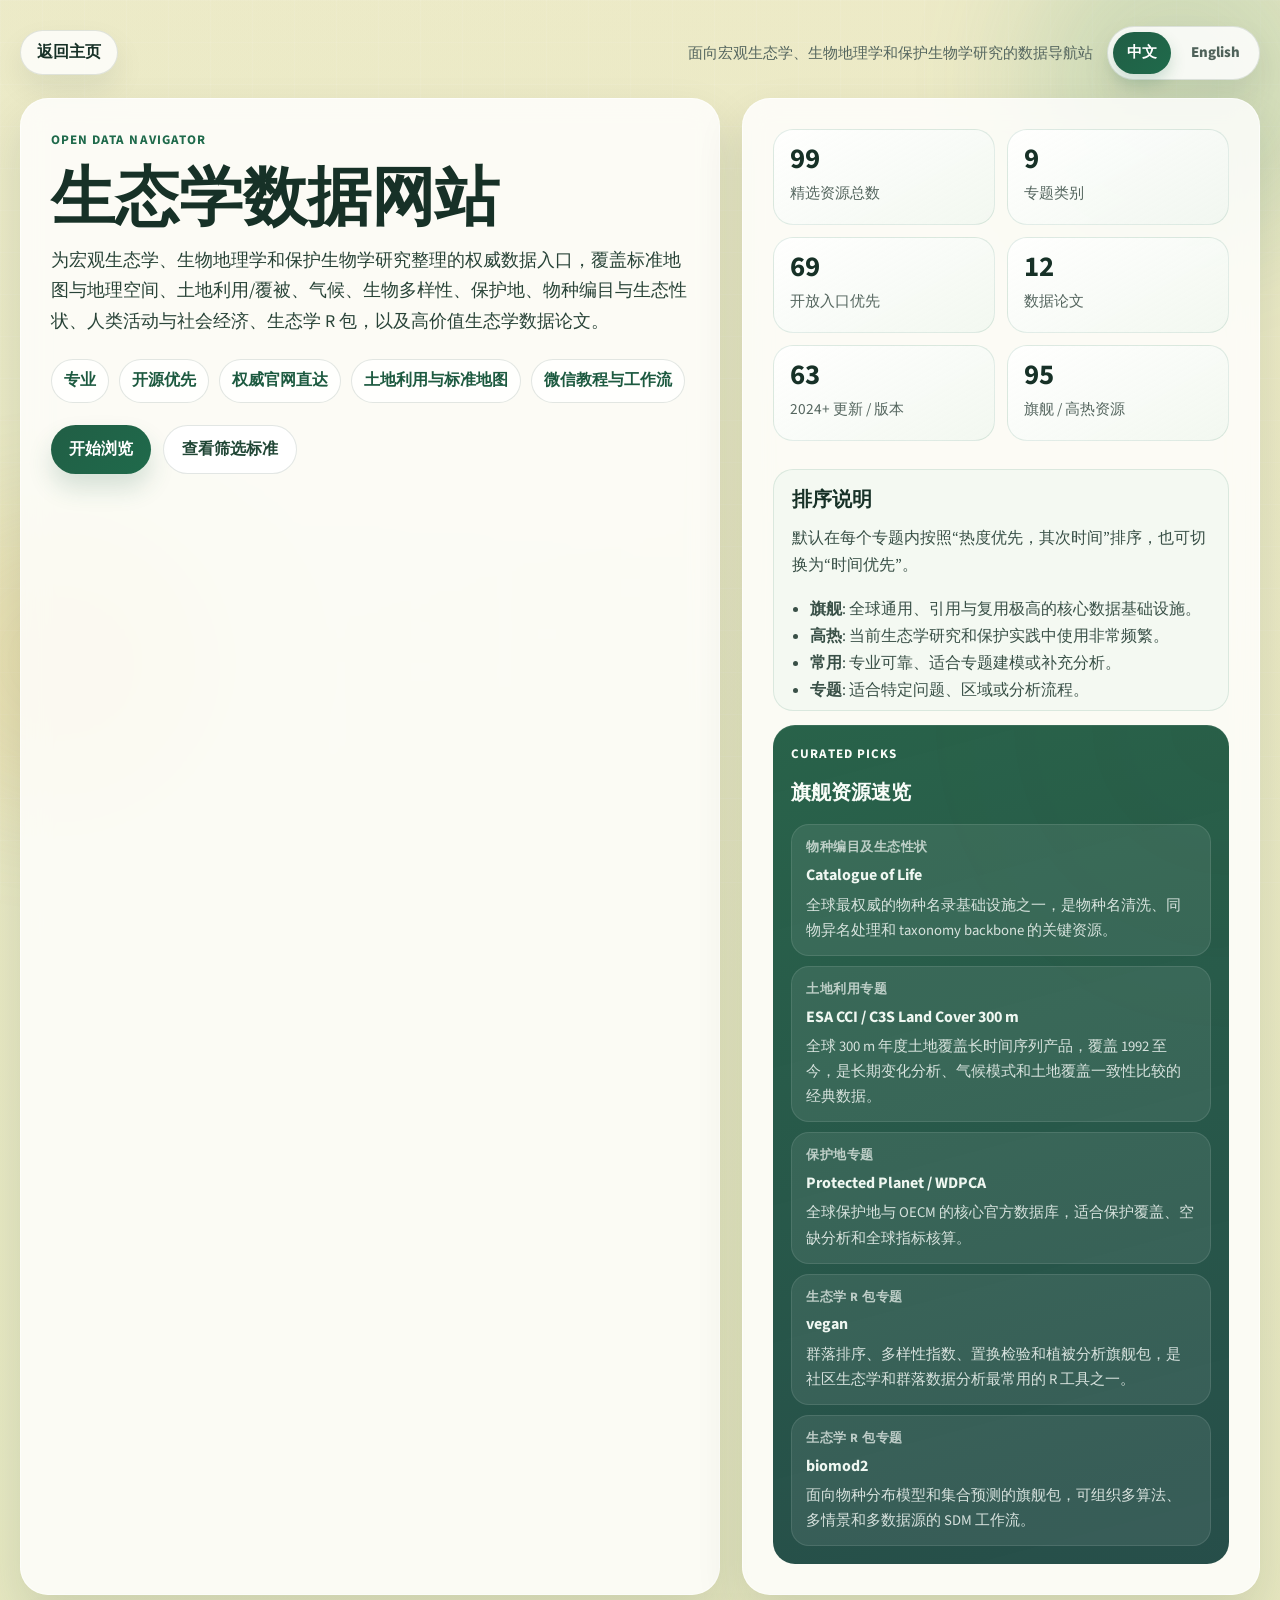
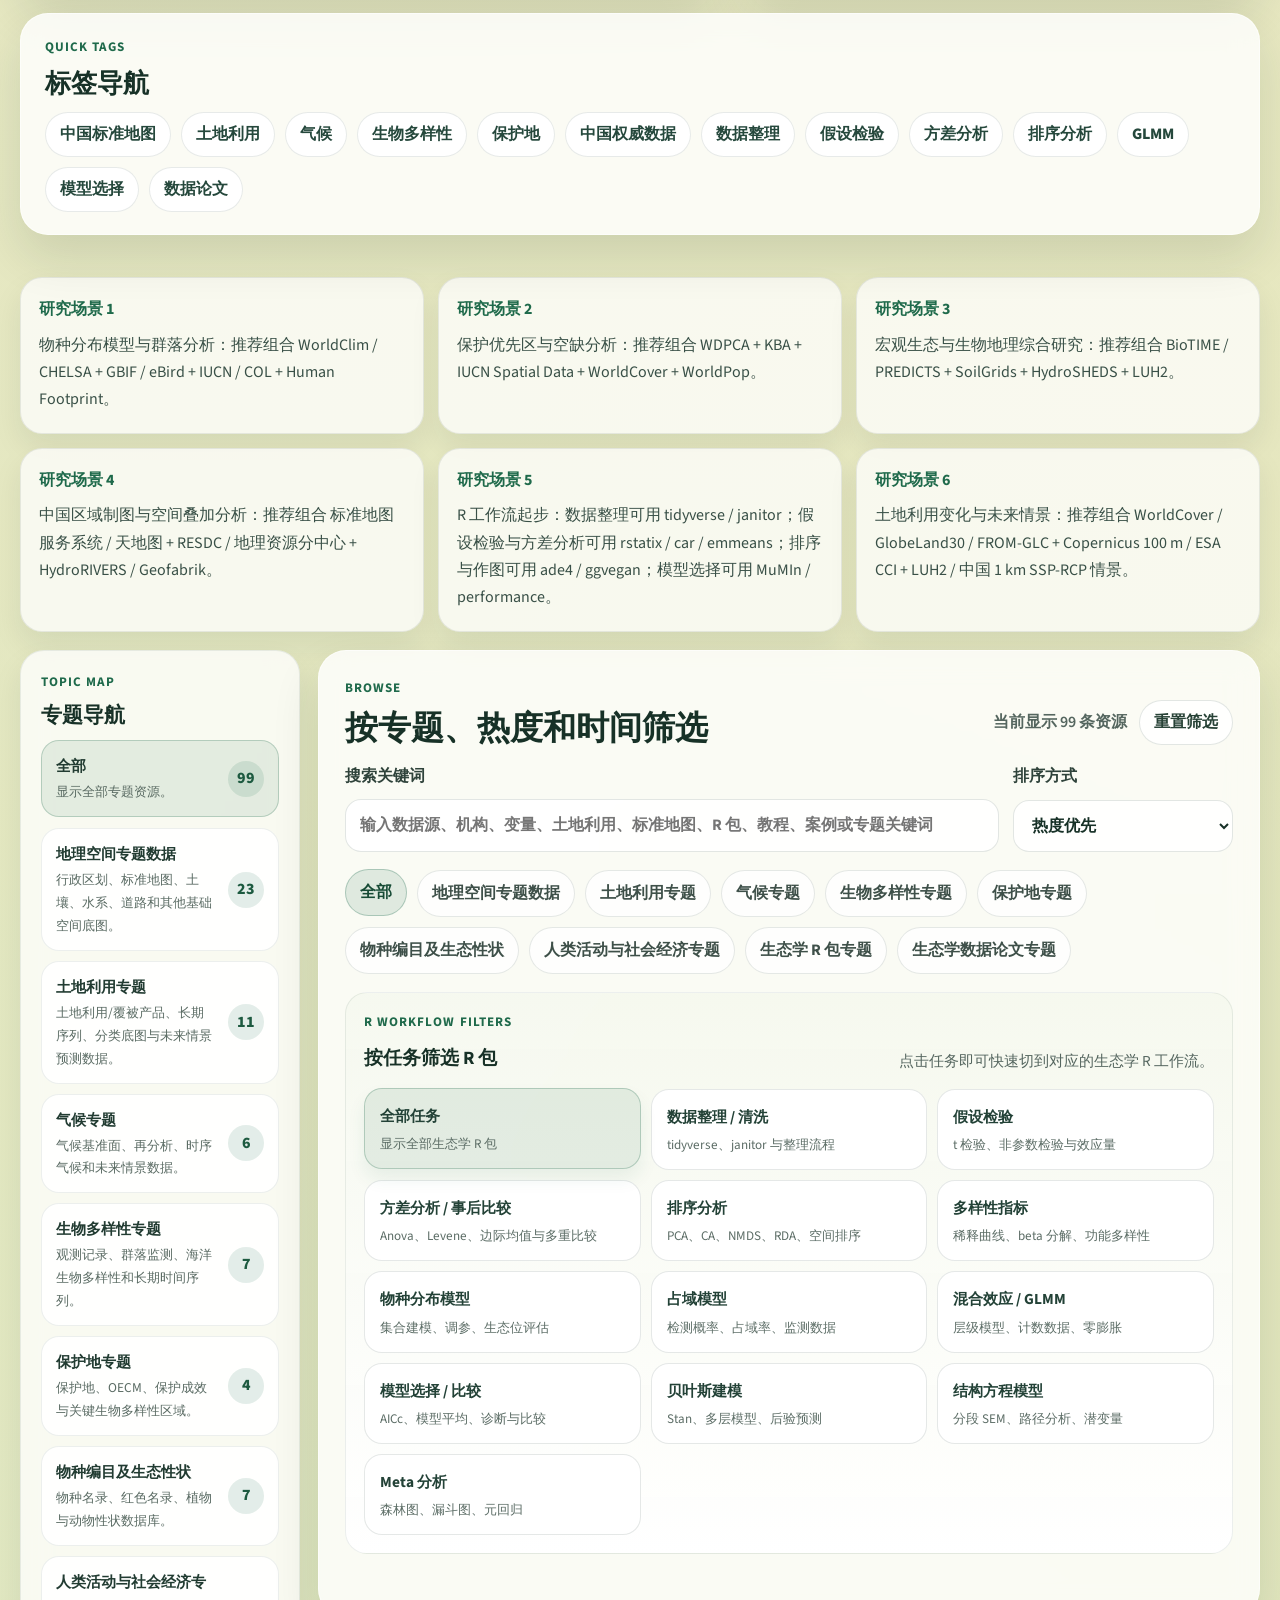
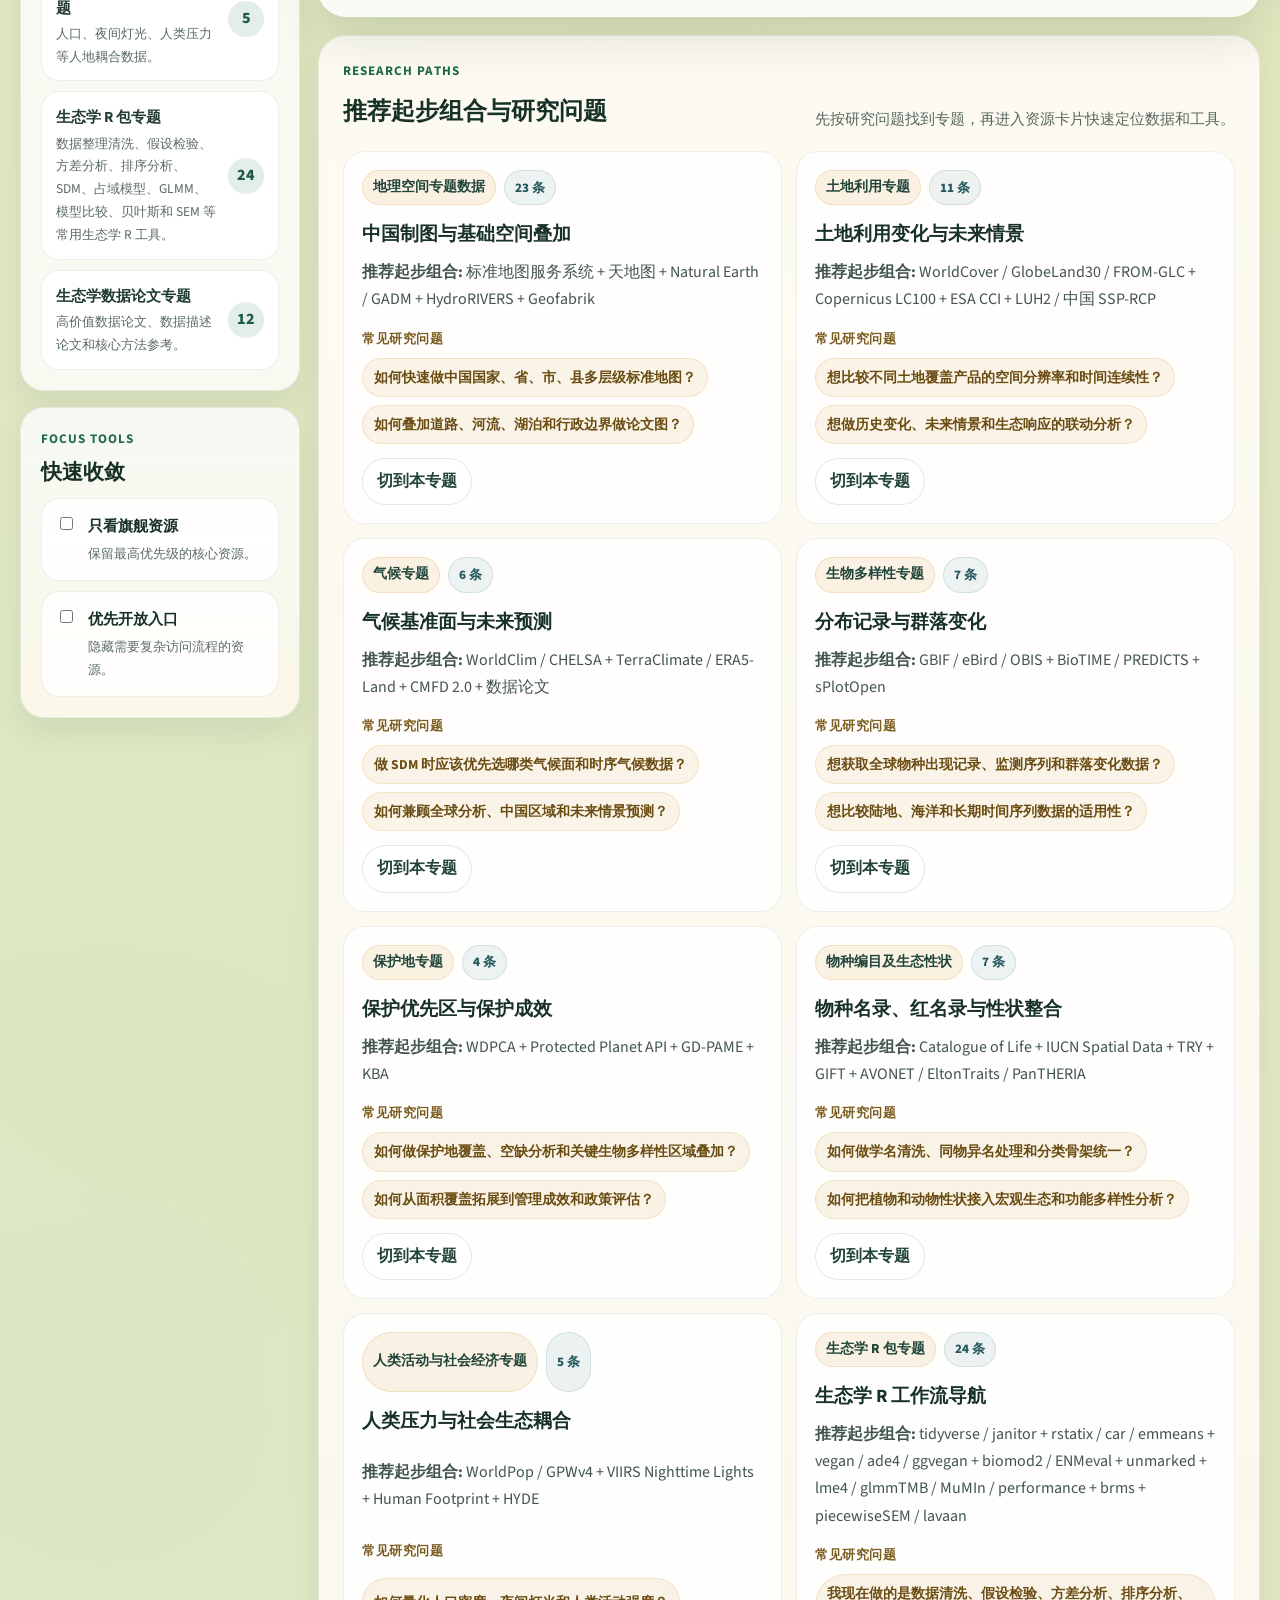
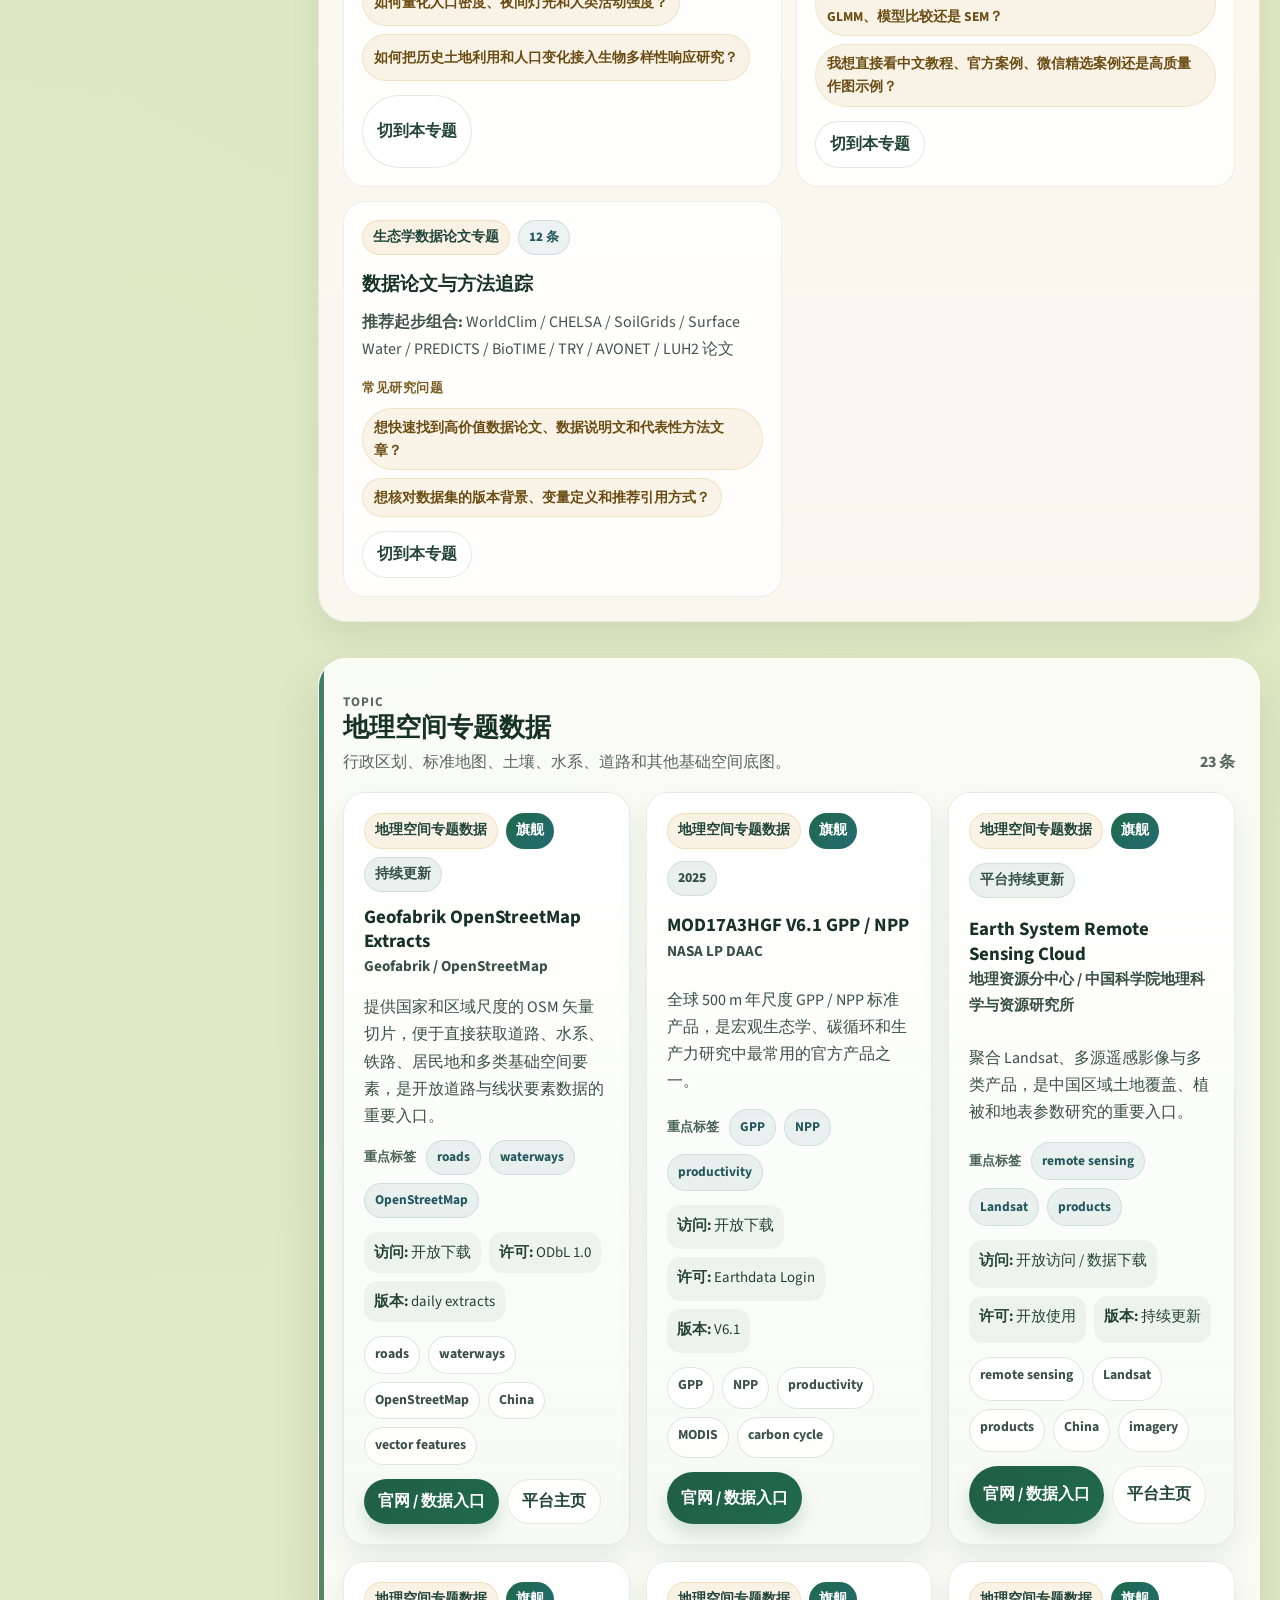
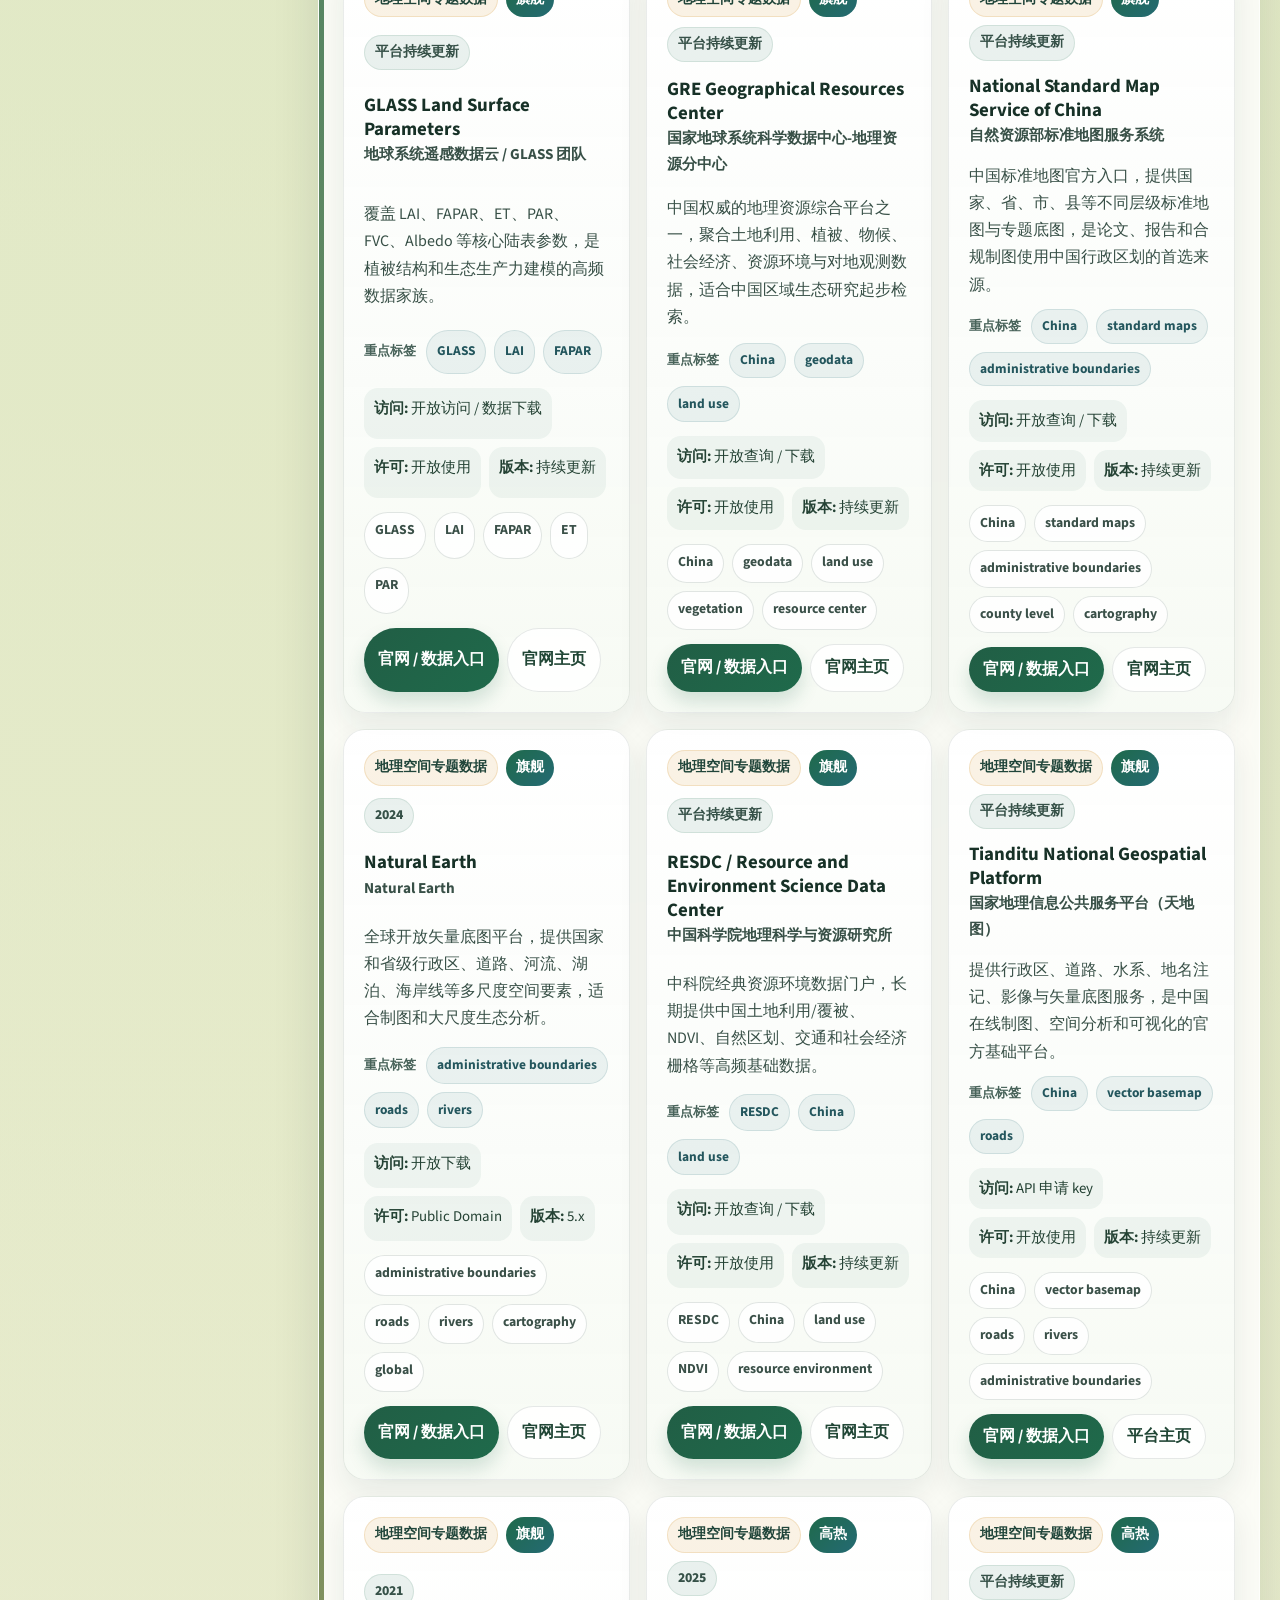
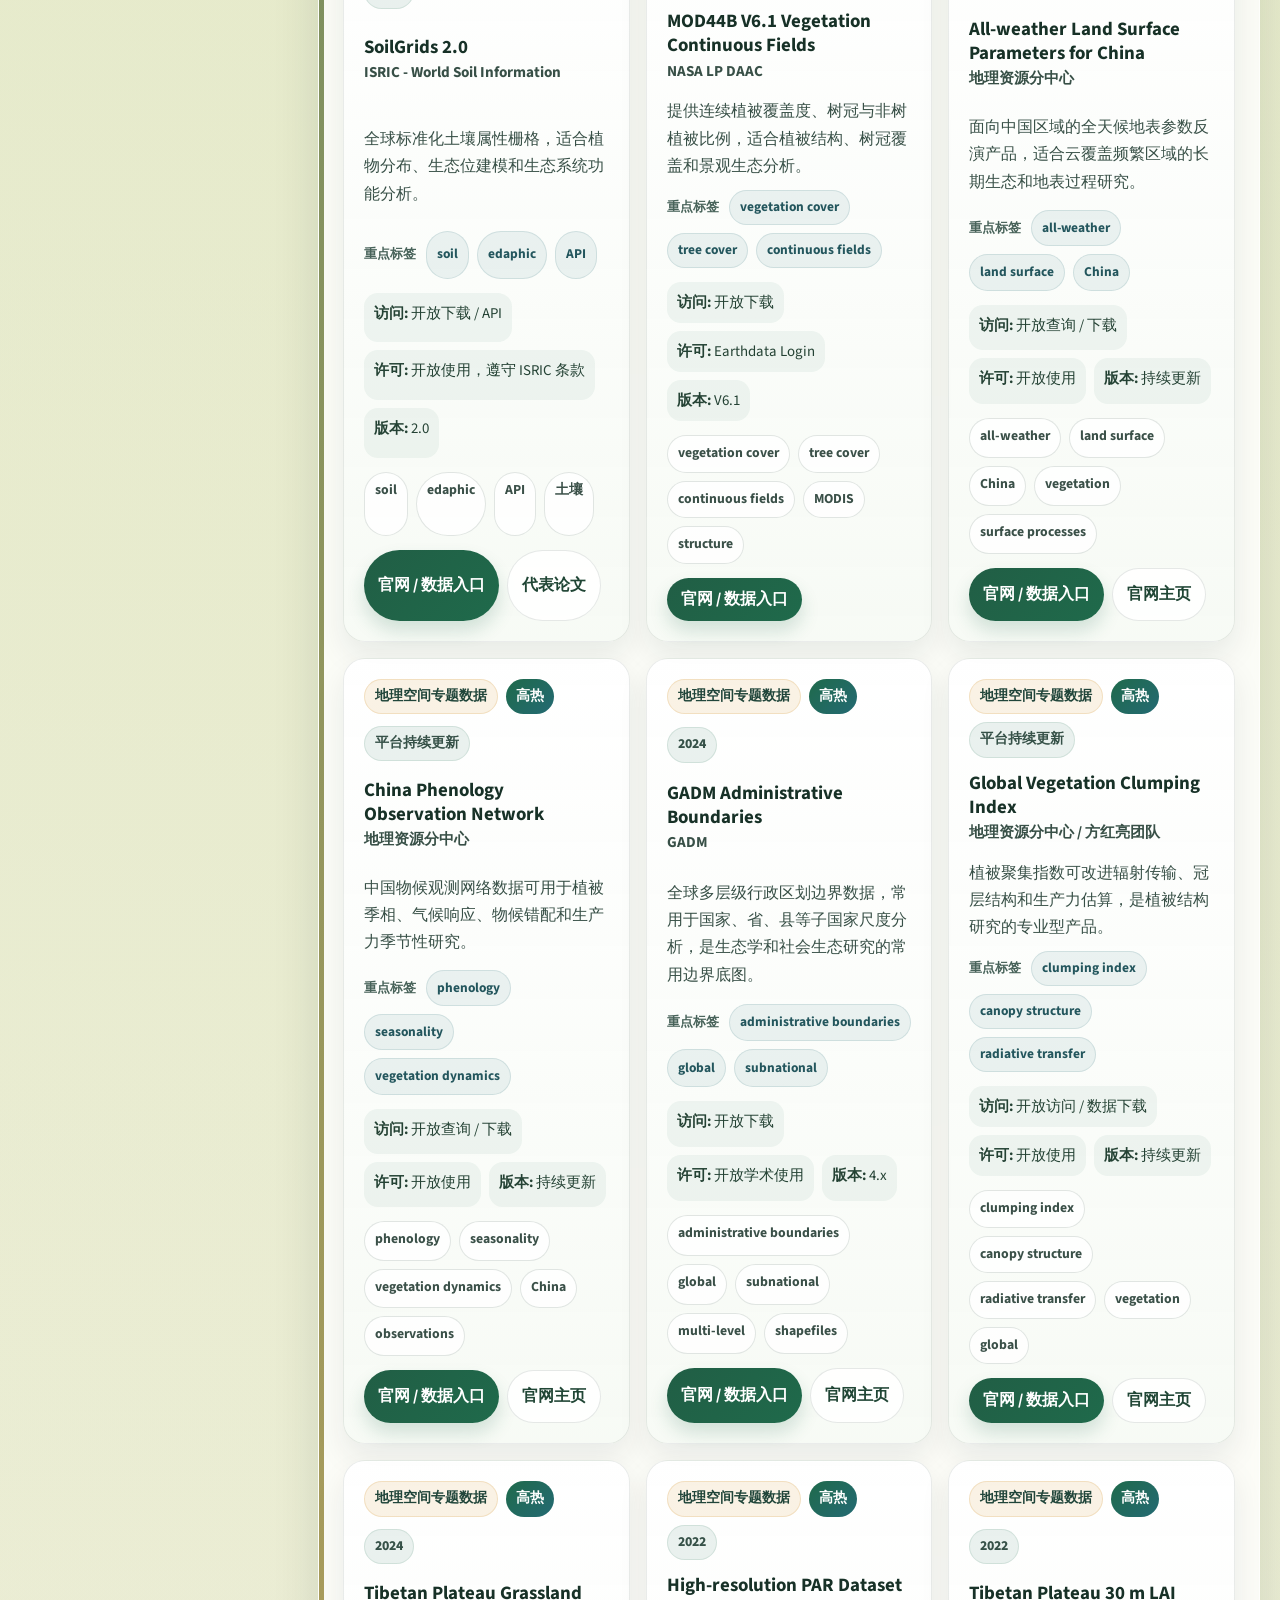
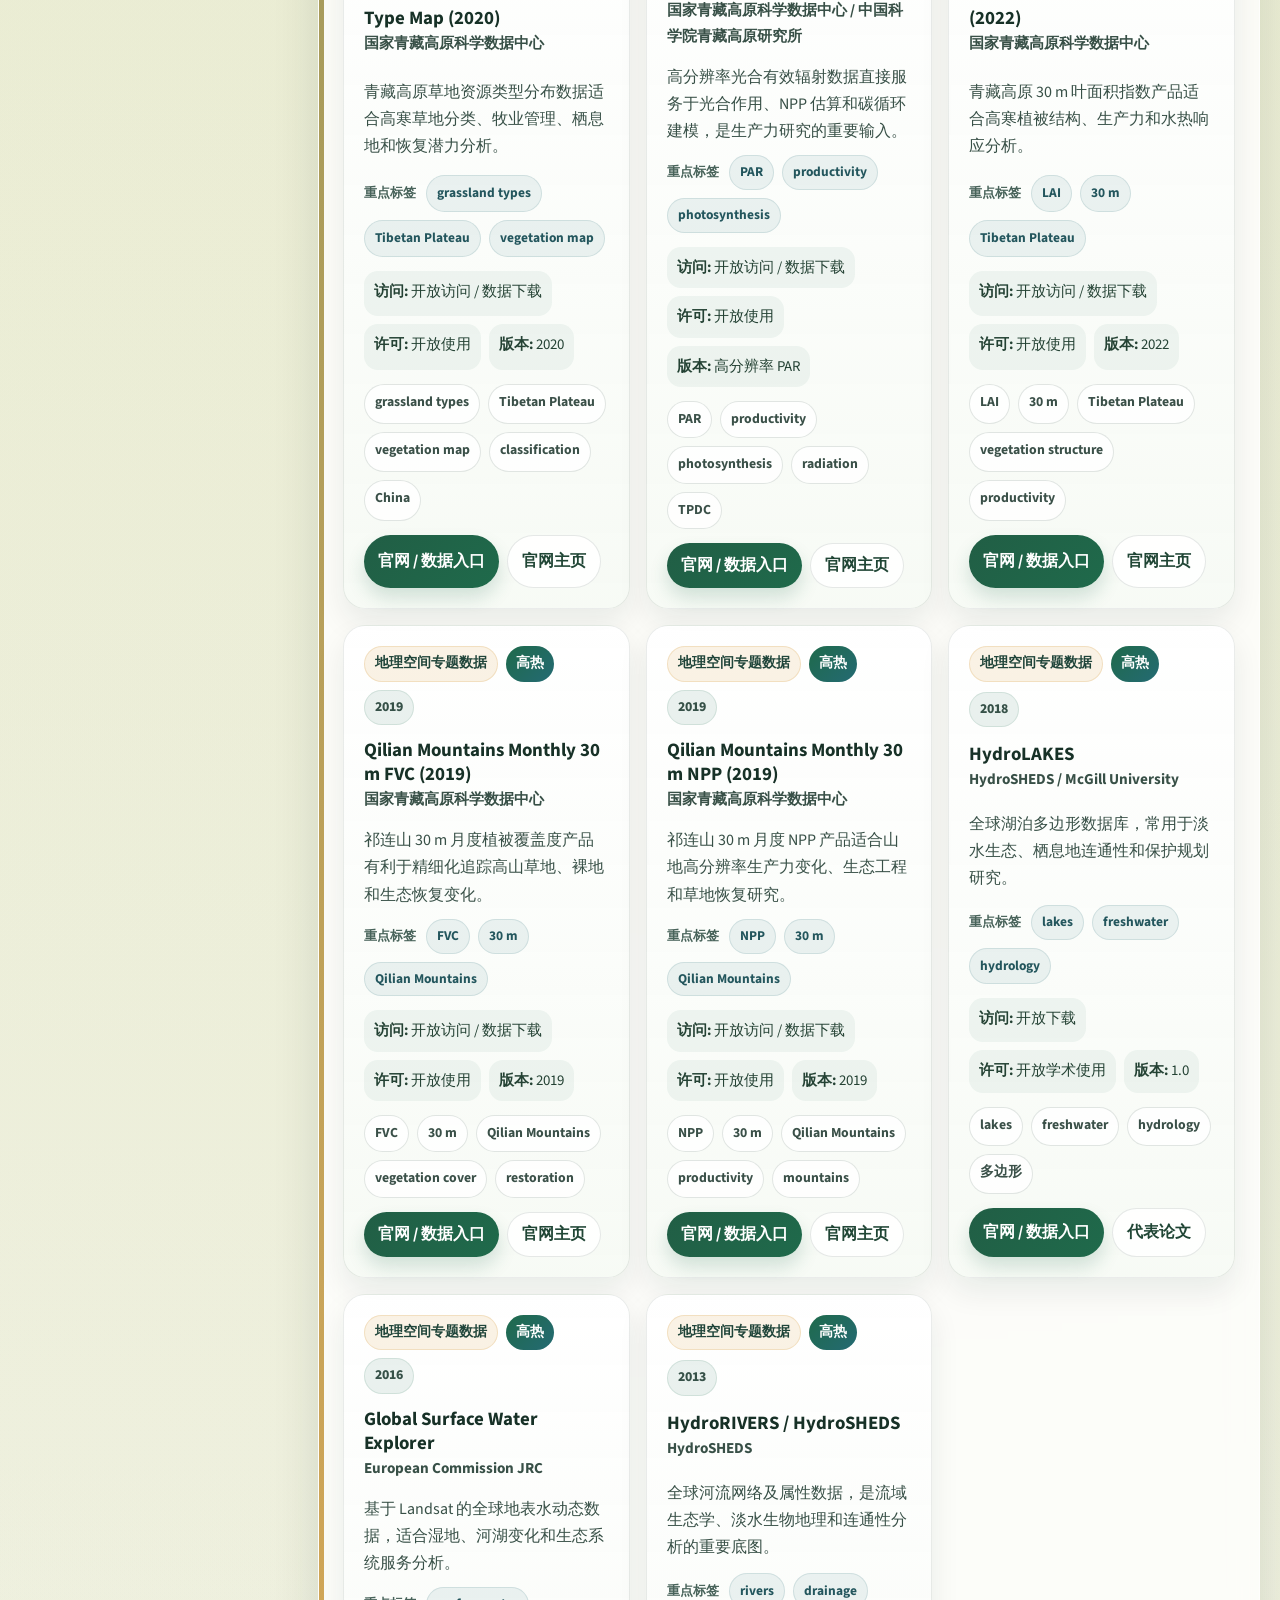
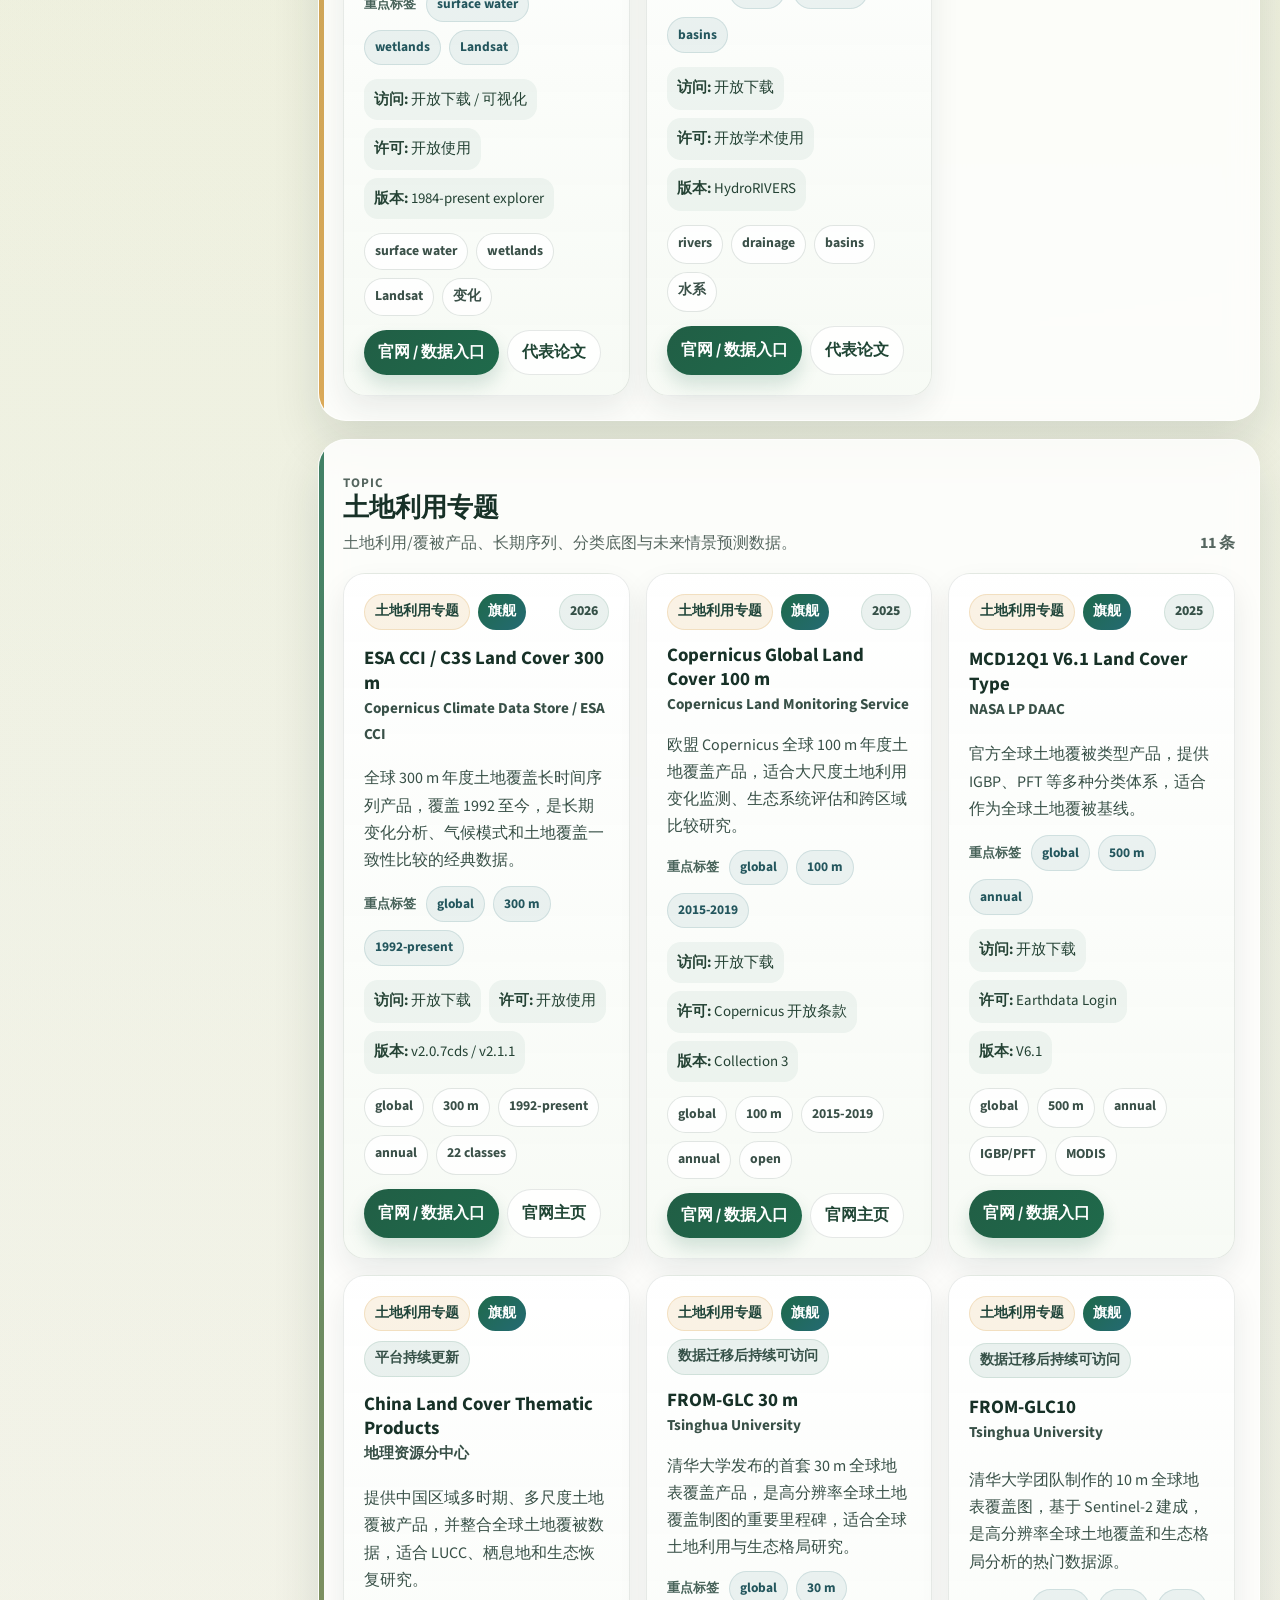
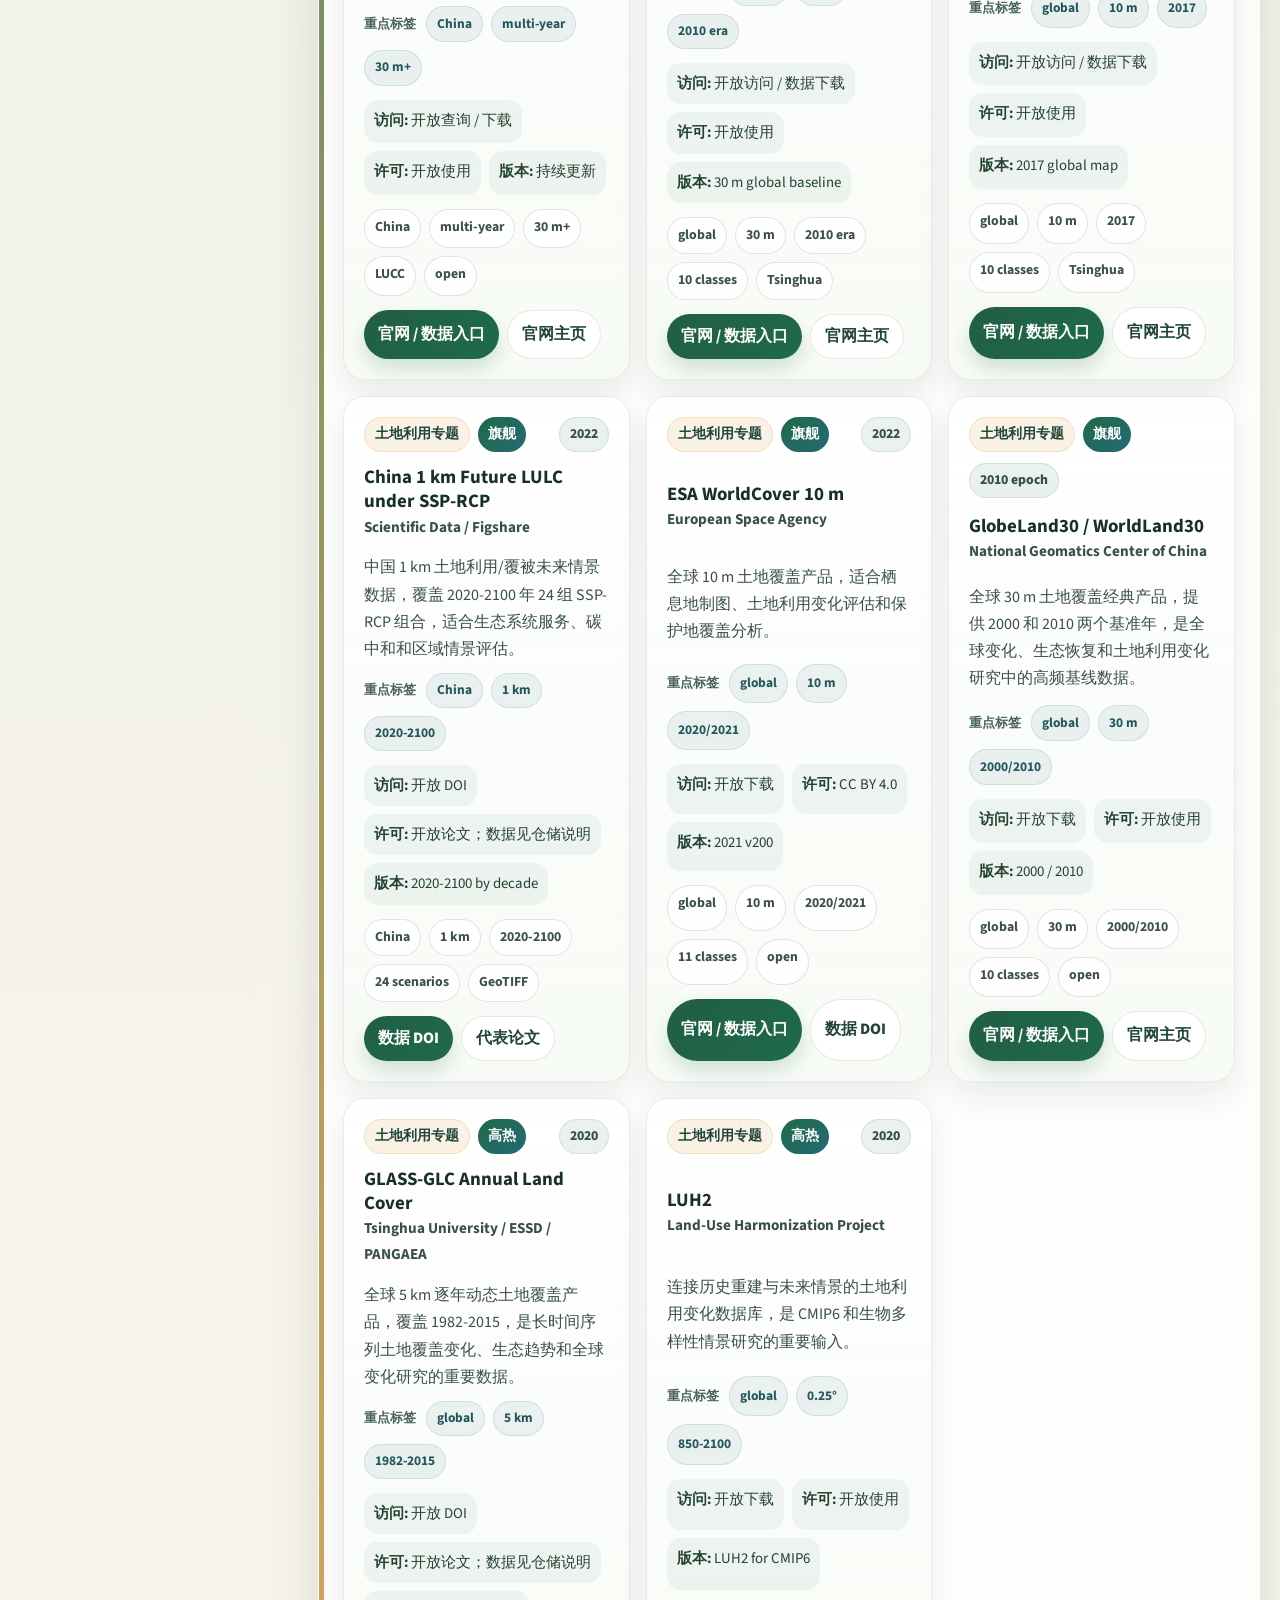
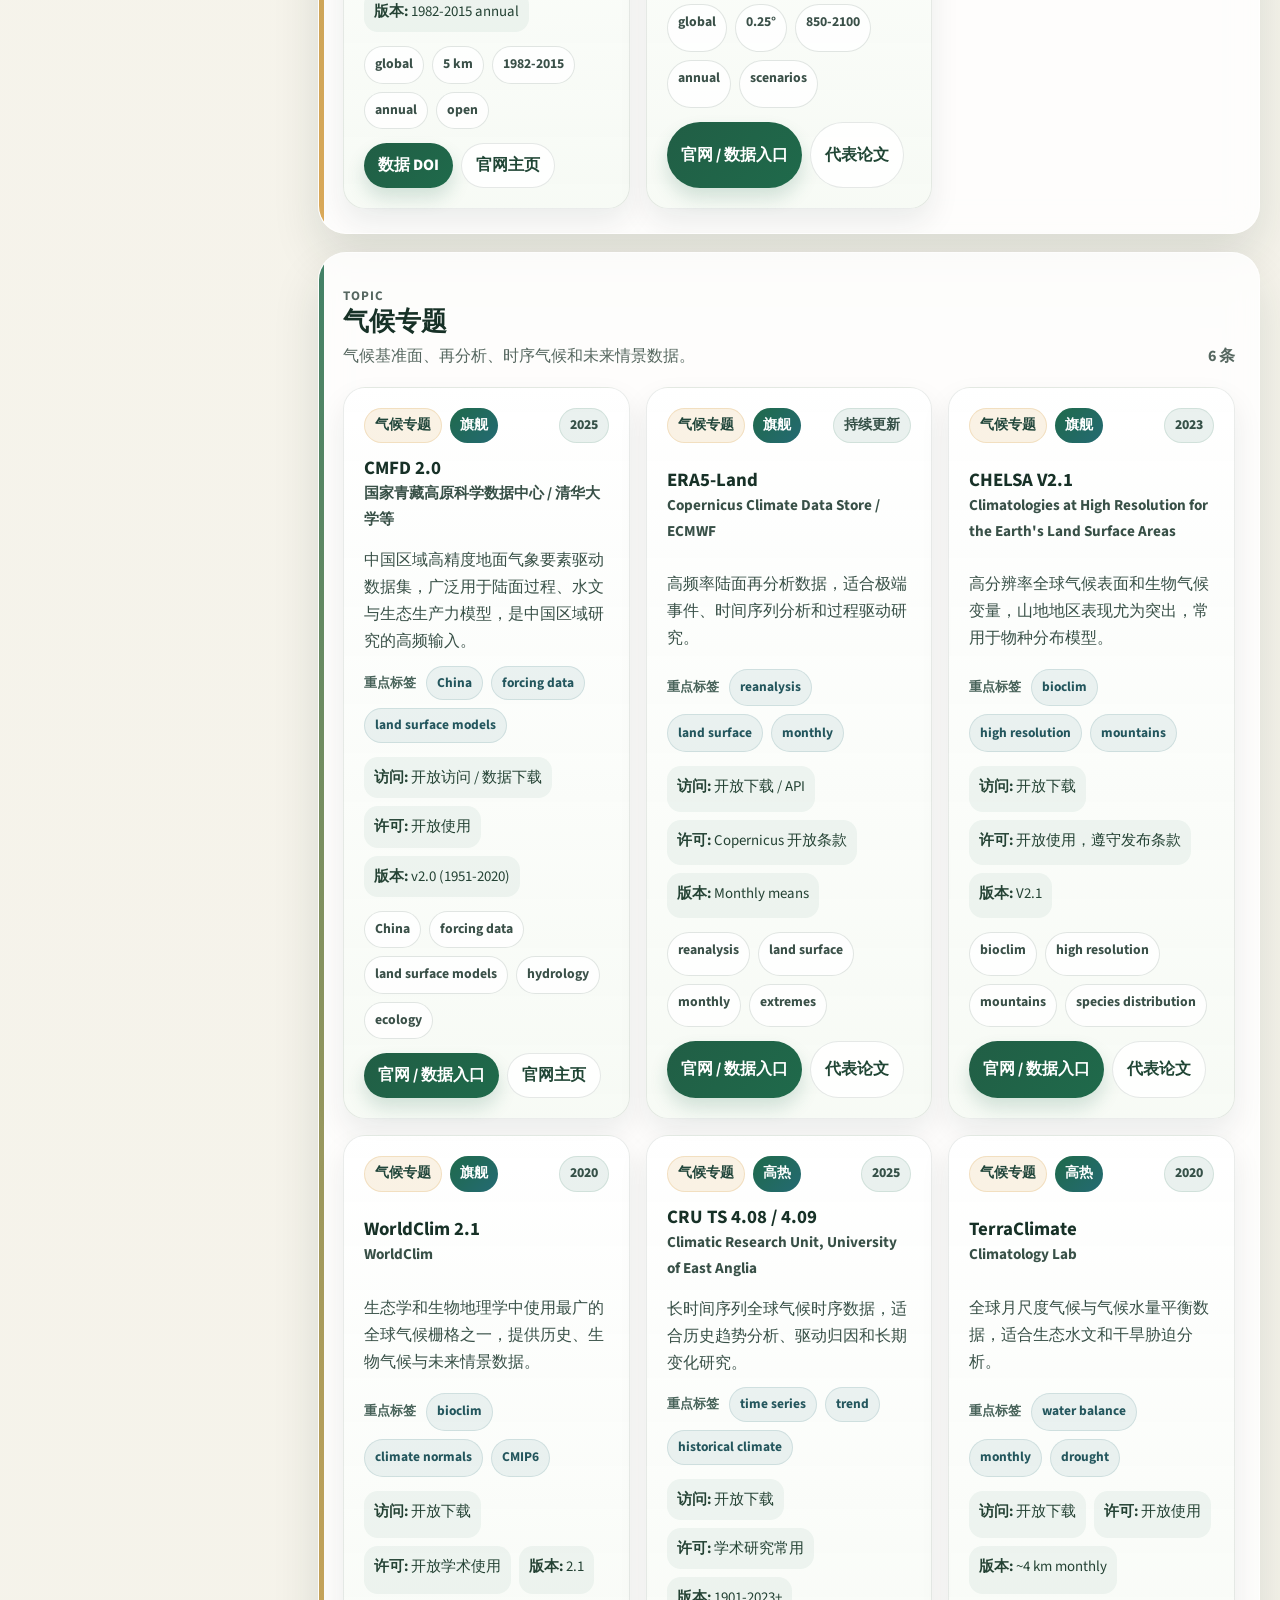
<file: ecology-data/index.html>
<!doctype html>
<html lang="zh-CN">
<head>
  <meta charset="utf-8" />
  <meta name="viewport" content="width=device-width, initial-scale=1" />
  <title>生态学数据网站 | Macroecology, Biogeography &amp; Conservation Data Hub</title>
  <meta
    name="description"
    content="面向宏观生态学、生物地理学和保护生物学研究的生态学数据网站，汇集地理空间、气候、生物多样性、保护地、物种编目与性状、人类活动与社会经济以及生态学数据论文。"
  />
  <meta name="robots" content="index,follow,max-image-preview:large" />
  <meta property="og:type" content="website" />
  <meta property="og:title" content="生态学数据网站 | Ecological Data Hub" />
  <meta
    property="og:description"
    content="精选全面、专业、开源、热门、权威的生态学数据源与数据论文，按专题展示并支持按热度和时间浏览。"
  />
  <meta property="og:url" content="https://dingchenchen6.github.io/ecology-data/" />
  <link rel="preconnect" href="https://fonts.googleapis.com" />
  <link rel="preconnect" href="https://fonts.gstatic.com" crossorigin />
  <link
    href="https://fonts.googleapis.com/css2?family=Fraunces:opsz,wght@9..144,600;9..144,700&amp;family=Source+Sans+3:wght@400;500;600;700&amp;display=swap"
    rel="stylesheet"
  />
  <link rel="stylesheet" href="style.css" />
</head>
<body>
  <div class="page-glow glow-a"></div>
  <div class="page-glow glow-b"></div>

  <header class="hero-shell">
    <div class="container site-bar">
      <a class="home-link" id="homeLink" href="../">返回主页</a>
      <div class="page-tools">
        <p class="site-note" id="siteNote">Ecological Data Hub for macroecology, biogeography and conservation science</p>
        <div class="lang-switcher" aria-label="Language switch">
          <button type="button" class="lang-btn is-active" data-lang="zh">中文</button>
          <button type="button" class="lang-btn" data-lang="en">English</button>
        </div>
      </div>
    </div>

    <div class="container hero-grid">
      <section class="hero-copy">
        <p class="eyebrow" id="heroEyebrow">Open Data Navigator</p>
        <h1 id="heroTitle">生态学数据网站</h1>
        <p class="hero-lead" id="heroLead">
          为宏观生态学、生物地理学和保护生物学研究整理的权威数据入口，覆盖地理空间、气候、生物多样性、
          保护地、物种编目与生态性状、人类活动与社会经济，以及高价值生态学数据论文。
        </p>
        <div class="hero-tags" id="heroTags"></div>
        <div class="hero-actions-bar">
          <a class="hero-cta hero-cta-primary" href="#browse" id="browseLink">开始浏览</a>
          <a class="hero-cta hero-cta-secondary" href="#methodology" id="criteriaLink">查看筛选标准</a>
        </div>
      </section>

      <aside class="hero-panel">
        <div class="stat-grid" id="summaryStats"></div>
        <div class="legend-card">
          <h2 id="legendTitle">排序说明</h2>
          <p id="legendDescription">默认在每个专题内按照“热度优先，其次时间”排序，也可切换为“时间优先”。</p>
          <ul id="legendList"></ul>
        </div>
        <div class="featured-panel">
          <div class="featured-panel-head">
            <p class="eyebrow" id="featuredEyebrow">Curated Picks</p>
            <h2 id="featuredTitle">旗舰资源速览</h2>
          </div>
          <div class="featured-stack" id="featuredStack"></div>
        </div>
      </aside>
    </div>

    <div class="container tag-rail">
      <div class="tag-rail-head">
        <div>
          <p class="eyebrow" id="tagNavEyebrow">Quick Tags</p>
          <h2 id="tagNavTitle">标签导航</h2>
        </div>
      </div>
      <div class="tag-nav-bar" id="tagNavBar"></div>
    </div>
  </header>

  <main class="container main-shell">
    <section class="intro-strip" id="introStrip"></section>

    <div class="workspace-shell">
      <aside class="side-rail">
        <section class="side-card">
          <div class="side-card-head">
            <p class="eyebrow" id="navEyebrow">Topic Map</p>
            <h2 id="navTitle">专题导航</h2>
          </div>
          <div class="topic-navigator" id="topicNavigator"></div>
        </section>

        <section class="side-card side-card-soft">
          <div class="side-card-head">
            <p class="eyebrow" id="focusEyebrow">Focus Tools</p>
            <h2 id="focusTitle">快速收敛</h2>
          </div>
          <div class="toggle-group">
            <label class="toggle-card" for="flagshipToggle">
              <input id="flagshipToggle" type="checkbox" />
              <span class="toggle-copy">
                <strong id="flagshipToggleLabel">只看旗舰资源</strong>
                <small id="flagshipToggleHint">保留最高优先级的核心资源。</small>
              </span>
            </label>
            <label class="toggle-card" for="openToggle">
              <input id="openToggle" type="checkbox" />
              <span class="toggle-copy">
                <strong id="openToggleLabel">优先开放入口</strong>
                <small id="openToggleHint">隐藏需要复杂访问流程的资源。</small>
              </span>
            </label>
          </div>
        </section>
      </aside>

      <div class="content-rail">
        <section class="control-panel" id="browse" aria-labelledby="controlsTitle">
          <div class="control-head">
            <div>
              <p class="eyebrow" id="controlsEyebrow">Browse</p>
              <h2 id="controlsTitle">按专题、热度和时间筛选</h2>
            </div>
            <div class="control-summary">
              <p class="control-caption" id="resultSummary">正在载入资源清单…</p>
              <button type="button" class="clear-btn" id="clearFiltersBtn">重置筛选</button>
            </div>
          </div>

          <div class="control-grid">
            <label class="search-box">
              <span id="searchLabel">搜索关键词</span>
              <input
                id="searchInput"
                type="search"
                placeholder="输入数据源、机构、变量、方法或专题关键词"
                autocomplete="off"
              />
            </label>

            <label class="sort-box">
              <span id="sortLabel">排序方式</span>
              <select id="sortSelect">
                <option value="heat" id="sortOptionHeat">热度优先</option>
                <option value="recent" id="sortOptionRecent">时间优先</option>
                <option value="name" id="sortOptionName">名称 A-Z</option>
              </select>
            </label>
          </div>

          <div class="filter-row" id="categoryFilters" aria-label="专题筛选"></div>
          <div class="workflow-panel" id="workflowFilterPanel">
            <div class="workflow-head">
              <div>
                <p class="eyebrow" id="workflowFilterEyebrow">R Workflows</p>
                <h3 id="workflowFilterTitle">按任务筛选 R 包</h3>
              </div>
              <p class="workflow-hint" id="workflowFilterHint">点击任务即可快速切到对应的生态学 R 工作流。</p>
            </div>
            <div class="workflow-row" id="workflowFilters" aria-label="R 包任务筛选"></div>
          </div>
          <div class="active-filters" id="activeFilters"></div>
        </section>

        <section class="guide-panel" id="researchGuide">
          <div class="guide-head">
            <div>
              <p class="eyebrow" id="guideEyebrow">Research Paths</p>
              <h2 id="guideTitle">推荐起步组合与研究问题</h2>
            </div>
            <p class="guide-lead" id="guideLead">先按研究问题找到专题，再进入资源卡片快速定位数据和工具。</p>
          </div>
          <div class="guide-grid" id="guideGrid"></div>
        </section>

        <section class="resource-shell" id="resourceSections" aria-live="polite"></section>

        <section class="methodology" id="methodology">
          <div>
            <p class="eyebrow" id="methodologyEyebrow">Curation Notes</p>
            <h2 id="methodologyTitle">收录标准</h2>
          </div>
          <div class="method-grid" id="methodologyGrid"></div>
        </section>
      </div>
    </div>
  </main>

  <footer class="footer">
    <div class="container footer-inner">
      <p id="footerNote">本页面向生态学科研使用整理，建议在正式分析前再次核对许可条款、版本号、坐标系、空间分辨率和时间范围。</p>
      <a href="../" id="footerLink">回到个人主页</a>
    </div>
  </footer>

  <script src="app.js"></script>
</body>
</html>
</file>
<file: style.css>
:root {
  --bg: #f7f6f2;
  --ink: #1f2724;
  --sub: #55615b;
  --brand: #1f6a4b;
  --brand-2: #d09a32;
  --card: #ffffff;
  --line: rgba(31, 39, 36, 0.12);
  --shadow: 0 12px 34px rgba(24, 40, 32, 0.12);
}

* {
  box-sizing: border-box;
}

html,
body {
  margin: 0;
  padding: 0;
}

body {
  font-family: "Source Sans 3", "PingFang SC", "Noto Sans SC", sans-serif;
  font-size: 17px;
  color: var(--ink);
  line-height: 1.75;
  background: radial-gradient(circle at 12% 6%, #fdf8e9 0%, var(--bg) 32%), var(--bg);
}

body::before {
  content: "";
  position: fixed;
  inset: 0;
  z-index: -2;
  pointer-events: none;
  background-image: url("assets/images/bg/bg-ipbes-kmgbf-sdg-composite.png");
  background-size: cover;
  background-repeat: no-repeat;
  background-position: center center;
  opacity: 0.14;
  filter: saturate(0.9) contrast(1.01);
}

img {
  max-width: 100%;
  display: block;
}

.bg-orb {
  position: fixed;
  z-index: -1;
  border-radius: 999px;
  filter: blur(50px);
  opacity: 0.35;
}

.orb-a {
  width: 280px;
  height: 280px;
  background: #b7dfc3;
  top: -60px;
  right: -40px;
}

.orb-b {
  width: 240px;
  height: 240px;
  background: #ffd88a;
  bottom: 10%;
  left: -80px;
}

.container {
  width: min(1160px, calc(100% - 40px));
  margin: 0 auto;
}

.hero {
  padding: 58px 0 34px;
  border-bottom: 1px solid var(--line);
}

.hero-topbar {
  display: flex;
  justify-content: space-between;
  align-items: flex-start;
  gap: 18px;
  width: 100%;
  padding: 0 18px;
  margin-bottom: 18px;
}

.hero-corner-logo {
  flex: 0 0 auto;
  height: auto;
  max-width: 100%;
  object-fit: contain;
}

.hero-logo-pku {
  height: 52px;
  width: auto;
}

.hero-logo-iiasa {
  height: 58px;
  width: auto;
  max-width: min(320px, 42vw);
}

.hero-grid {
  display: grid;
  grid-template-columns: 240px minmax(0, 1fr) 240px;
  gap: 28px;
  align-items: center;
}

.hero-photo-wrap {
  background: linear-gradient(160deg, #f3f6f4, #e4eee8);
  border: 1px solid #d7e5dc;
  border-radius: 24px;
  padding: 12px;
  box-shadow: var(--shadow);
}

.hero-photo {
  width: 100%;
  aspect-ratio: 2 / 3;
  object-fit: cover;
  border-radius: 16px;
}

.hero-panda-wrap {
  background: linear-gradient(160deg, #fffef8, #eef5ec);
  border: 1px solid #d7e5dc;
  border-radius: 24px;
  padding: 12px;
  box-shadow: var(--shadow);
}

.hero-panda {
  width: 100%;
  aspect-ratio: 2 / 3;
  object-fit: contain;
  border-radius: 16px;
  background: #ffffff;
  padding: 6px;
}

.eyebrow {
  margin: 0 0 10px;
  letter-spacing: 0.08em;
  font-size: 0.85rem;
  text-transform: uppercase;
  color: var(--brand);
  font-weight: 700;
}

.hero h1 {
  font-family: "Fraunces", "Source Serif 4", serif;
  margin: 0;
  line-height: 1.12;
  font-size: clamp(2rem, 4.2vw, 3.2rem);
}

.hero-name-row {
  display: inline-flex;
  flex-wrap: wrap;
  align-items: center;
  gap: 12px;
}

.hero h1 span {
  display: block;
  font-size: clamp(1.05rem, 1.8vw, 1.35rem);
  font-family: "Source Sans 3", sans-serif;
  color: var(--sub);
  margin-top: 8px;
  font-weight: 500;
}

.hero-inline-links {
  display: inline-flex;
  flex-wrap: wrap;
  gap: 8px;
  transform: translateY(2px);
}

.hero-inline-link {
  display: inline-flex;
  align-items: center;
  justify-content: center;
  min-width: 44px;
  min-height: 32px;
  padding: 4px 10px;
  border-radius: 999px;
  border: 1px solid #d3e1d8;
  background: rgba(255, 255, 255, 0.86);
  color: #2a5b45;
  text-decoration: none;
  font-family: "Source Sans 3", sans-serif;
  font-size: 0.82rem;
  font-weight: 800;
  letter-spacing: 0.02em;
  box-shadow: 0 8px 20px rgba(24, 40, 32, 0.08);
  transition: transform 0.2s ease, box-shadow 0.2s ease, color 0.2s ease, border-color 0.2s ease;
}

.hero-inline-link:hover {
  color: #1f6a4b;
  border-color: #b9d5c5;
  transform: translateY(-1px);
  box-shadow: 0 10px 24px rgba(24, 40, 32, 0.12);
}

.lead {
  margin: 14px 0 0;
  font-size: 1.18rem;
  font-weight: 600;
  color: #33413b;
  max-width: 820px;
}

.chips {
  display: flex;
  flex-wrap: wrap;
  gap: 10px;
  margin-top: 16px;
}

.chips span {
  border: 1px solid #c9dfd2;
  background: #f2faf5;
  color: #1c5d42;
  padding: 6px 12px;
  border-radius: 999px;
  font-size: 0.95rem;
  font-weight: 600;
}

.lang-switch {
  display: inline-flex;
  align-items: center;
  gap: 8px;
  margin-top: 18px;
  padding: 6px;
  border: 1px solid #d3e1d8;
  border-radius: 999px;
  background: rgba(255, 255, 255, 0.82);
  box-shadow: 0 10px 28px rgba(24, 40, 32, 0.08);
}

.lang-btn {
  border: 0;
  background: transparent;
  color: #5c6d65;
  border-radius: 999px;
  padding: 8px 14px;
  font: inherit;
  font-size: 0.95rem;
  font-weight: 700;
  cursor: pointer;
  transition: background-color 0.2s ease, color 0.2s ease, transform 0.2s ease;
}

.lang-btn:hover {
  color: #234d3a;
  transform: translateY(-1px);
}

.lang-btn.is-active {
  background: #1f6a4b;
  color: #ffffff;
  box-shadow: 0 6px 18px rgba(31, 106, 75, 0.22);
}

.contacts {
  margin-top: 16px;
  display: flex;
  flex-wrap: wrap;
  gap: 14px 20px;
}

.contacts a,
.contacts span {
  color: var(--sub);
  font-size: 0.94rem;
  text-decoration: none;
}

.contacts a {
  display: inline-flex;
  align-items: center;
  min-height: 38px;
  padding: 8px 14px;
  border-radius: 999px;
  border: 1px solid #d3e1d8;
  background: rgba(255, 255, 255, 0.78);
  box-shadow: 0 8px 22px rgba(24, 40, 32, 0.07);
  transition: transform 0.2s ease, box-shadow 0.2s ease, color 0.2s ease;
}

.contacts a:hover {
  color: #1f6a4b;
  transform: translateY(-1px);
  box-shadow: 0 10px 24px rgba(24, 40, 32, 0.1);
}

.hero-actions {
  margin-top: 18px;
}

.hero-action-link {
  display: inline-flex;
  align-items: center;
  justify-content: center;
  min-height: 44px;
  padding: 10px 18px;
  border-radius: 999px;
  background: linear-gradient(135deg, #1f6a4b, #215e45);
  color: #ffffff;
  text-decoration: none;
  font-weight: 700;
  box-shadow: 0 12px 24px rgba(31, 106, 75, 0.18);
  transition: transform 0.2s ease, box-shadow 0.2s ease;
}

.hero-action-link:hover {
  transform: translateY(-1px);
  box-shadow: 0 14px 28px rgba(31, 106, 75, 0.24);
}

.nav {
  position: sticky;
  top: 0;
  z-index: 50;
  background: rgba(247, 246, 242, 0.9);
  backdrop-filter: blur(10px);
  border-bottom: 1px solid var(--line);
  display: flex;
  gap: 8px;
  justify-content: center;
  padding: 10px 14px;
  flex-wrap: wrap;
}

.nav a {
  color: #45524c;
  text-decoration: none;
  font-weight: 700;
  font-size: 0.98rem;
  padding: 7px 11px;
  border-radius: 999px;
}

.nav a:hover {
  background: #e9f5ee;
  color: #16573d;
}

.section {
  padding: 52px 0 20px;
}

.section h2 {
  font-family: "Fraunces", serif;
  font-size: clamp(1.4rem, 2.2vw, 2rem);
  margin: 0 0 16px;
  position: relative;
  display: inline-block;
}

.section h2::after {
  content: "";
  display: block;
  width: 48%;
  height: 6px;
  margin-top: 8px;
  border-radius: 6px;
  background: linear-gradient(90deg, var(--brand), var(--brand-2));
}

.papers-heading {
  display: flex;
  align-items: center;
  gap: 18px;
  margin-bottom: 16px;
  flex-wrap: wrap;
}

.papers-heading span:first-child {
  display: inline-block;
}

.profile-links {
  display: flex;
  align-items: center;
  gap: 10px;
  flex-wrap: wrap;
}

.profile-link {
  width: 42px;
  height: 42px;
  border-radius: 999px;
  display: inline-flex;
  align-items: center;
  justify-content: center;
  text-decoration: none;
  box-shadow: 0 10px 22px rgba(23, 38, 31, 0.12);
  transition: transform 0.2s ease, box-shadow 0.2s ease;
}

.profile-link:hover {
  transform: translateY(-2px);
  box-shadow: 0 14px 28px rgba(23, 38, 31, 0.16);
}

.profile-link span,
.profile-link svg {
  display: block;
}

.profile-link span {
  font-size: 0.95rem;
  font-weight: 800;
  letter-spacing: 0.02em;
}

.profile-link svg {
  width: 22px;
  height: 22px;
  fill: currentColor;
}

.profile-link-researchgate {
  background: #00ccbb;
  color: #ffffff;
}

.profile-link-github {
  background: #1f2328;
  color: #ffffff;
}

.profile-link-orcid {
  background: #a6ce39;
  color: #ffffff;
}

.section p {
  margin: 0 0 12px;
  color: #35423d;
  font-size: 1.03rem;
}

.card {
  border: 1px solid #dce6e0;
  background: var(--card);
  border-radius: 16px;
  padding: 14px 16px;
  box-shadow: 0 6px 18px rgba(31, 39, 36, 0.06);
}

.watch-intro-card {
  margin-bottom: 18px;
}

.watch-intro {
  margin: 0 0 14px;
  color: #34413c;
}

.watch-meta-row {
  display: flex;
  flex-wrap: wrap;
  gap: 12px;
  align-items: center;
}

.watch-badge,
.watch-updated {
  display: inline-flex;
  align-items: center;
  min-height: 34px;
  padding: 7px 12px;
  border-radius: 999px;
  font-size: 0.92rem;
  font-weight: 600;
}

.watch-badge {
  background: #eef7f1;
  border: 1px solid #c8dfd2;
  color: #1b5d42;
}

.watch-updated {
  background: #fbf4e3;
  border: 1px solid #ead8a8;
  color: #775614;
}

.watch-grid {
  display: grid;
  grid-template-columns: repeat(2, minmax(0, 1fr));
  gap: 18px;
}

.watch-card {
  background: linear-gradient(180deg, rgba(255, 255, 255, 0.98), rgba(249, 250, 246, 0.98));
  border: 1px solid rgba(31, 39, 36, 0.12);
  border-radius: 22px;
  padding: 20px;
  box-shadow: var(--shadow);
}

.watch-card-placeholder {
  grid-column: 1 / -1;
  text-align: center;
  color: var(--sub);
}

.watch-card-head {
  display: flex;
  flex-wrap: wrap;
  gap: 10px;
  align-items: center;
  justify-content: space-between;
  margin-bottom: 10px;
}

.watch-rank {
  display: inline-flex;
  align-items: center;
  justify-content: center;
  min-width: 38px;
  height: 38px;
  border-radius: 50%;
  background: linear-gradient(135deg, #1f6a4b, #2d8360);
  color: #fff;
  font-weight: 800;
}

.watch-date {
  color: #6b7a74;
  font-size: 0.92rem;
  font-weight: 600;
}

.watch-card h3 {
  margin: 0 0 10px;
  font-family: "Fraunces", "Source Serif 4", serif;
  font-size: 1.18rem;
  line-height: 1.3;
}

.watch-card h3 a {
  color: var(--ink);
  text-decoration: none;
}

.watch-card h3 a:hover {
  color: var(--brand);
}

.watch-journal,
.watch-authors,
.watch-abstract {
  margin: 0;
  color: #44514b;
}

.watch-journal {
  font-weight: 700;
}

.watch-authors {
  margin-top: 4px;
  font-size: 0.96rem;
}

.watch-abstract {
  margin-top: 12px;
  font-size: 0.98rem;
}

.watch-tags {
  display: flex;
  flex-wrap: wrap;
  gap: 8px;
  margin-top: 14px;
}

.watch-tag {
  display: inline-flex;
  align-items: center;
  padding: 5px 10px;
  border-radius: 999px;
  background: #edf5ef;
  border: 1px solid #d4e5da;
  color: #28553f;
  font-size: 0.85rem;
  font-weight: 700;
}

.watch-card-actions {
  display: flex;
  flex-wrap: wrap;
  gap: 10px;
  margin-top: 16px;
}

.watch-action {
  display: inline-flex;
  align-items: center;
  justify-content: center;
  min-height: 38px;
  padding: 8px 14px;
  border-radius: 999px;
  text-decoration: none;
  font-size: 0.92rem;
  font-weight: 700;
  transition: transform 0.2s ease, box-shadow 0.2s ease;
}

.watch-action-primary {
  background: #1f6a4b;
  color: #fff;
  box-shadow: 0 10px 22px rgba(31, 106, 75, 0.2);
}

.watch-action-secondary {
  background: #f7f3e7;
  color: #78591a;
  border: 1px solid #e5d6ab;
}

.watch-action:hover {
  transform: translateY(-1px);
}

.timeline {
  margin: 0;
  padding-left: 18px;
  border-left: 2px solid #cad8d0;
  list-style: none;
}

.timeline li {
  margin: 0 0 10px;
  padding-left: 10px;
}

.timeline span {
  display: inline-block;
  font-weight: 700;
  color: #1b5d43;
  margin-right: 8px;
  font-size: 0.98rem;
}

.experience-grid {
  display: grid;
  grid-template-columns: 1fr 1fr;
  gap: 22px;
}

.exp-card {
  border: 1px solid #dce6e0;
  background: #fff;
  border-radius: 18px;
  overflow: hidden;
  display: flex;
  flex-direction: column;
  box-shadow: 0 10px 24px rgba(31, 39, 36, 0.07);
}

.exp-card-media {
  display: flex;
  align-items: center;
  justify-content: center;
  min-height: 360px;
  padding: 20px;
  background: linear-gradient(180deg, #f9fcfa 0%, #eef5f0 100%);
  border-bottom: 1px solid #e1ece5;
}

.exp-card img {
  width: 100%;
  height: auto;
  max-height: 330px;
  object-fit: contain;
  background: #ffffff;
  border-radius: 14px;
}

.exp-card-species .exp-card-media {
  min-height: 410px;
  padding: 22px;
}

.exp-card-feature .exp-card-media {
  min-height: 410px;
  padding: 22px;
}

.exp-card-copy {
  padding: 14px 16px 18px;
}

.exp-card h3 {
  margin: 0 0 6px;
  font-size: 1.1rem;
  color: #1c5b42;
}

.exp-card p {
  margin: 0;
  font-size: 1rem;
  color: #495851;
}

.exp-species-grid {
  display: grid;
  grid-template-columns: repeat(2, minmax(0, 1fr));
  gap: 14px;
  width: 100%;
}

.exp-species-tile {
  margin: 0;
  border: 1px solid #d9e7de;
  border-radius: 16px;
  background: #ffffff;
  padding: 12px;
  display: grid;
  gap: 8px;
  justify-items: center;
  align-content: center;
  min-height: 180px;
}

.exp-species-tile img {
  max-height: 122px;
  width: auto;
}

.exp-species-tile figcaption {
  font-size: 0.92rem;
  font-weight: 700;
  color: #365344;
  line-height: 1.2;
}

.research-points {
  margin: 0;
  padding-left: 18px;
  color: #384740;
}

.research-points li {
  margin: 0 0 7px;
}

.gallery-intro {
  color: #5b6761;
  margin-bottom: 12px;
  font-size: 1rem;
}

.atlas-group {
  margin-bottom: 24px;
}

.atlas-group h3 {
  margin: 0 0 10px;
  font-size: 1.18rem;
  color: #1c5b42;
}

.atlas-grid {
  display: grid;
  gap: 14px;
}

.atlas-grid-collab {
  grid-template-columns: repeat(4, minmax(0, 1fr));
}

.atlas-grid-photo {
  grid-template-columns: repeat(3, minmax(0, 1fr));
}

.atlas-grid-results {
  grid-template-columns: repeat(2, minmax(0, 1fr));
}

.atlas-item {
  background: #fff;
  border: 1px solid #dce6e0;
  border-radius: 14px;
  overflow: hidden;
  height: 100%;
}

.atlas-item img {
  width: 100%;
  height: 220px;
  object-fit: cover;
}

.atlas-grid-results .atlas-item img {
  height: auto;
  max-height: 380px;
  object-fit: contain;
  background: #f5f8f6;
}

.atlas-item figcaption {
  padding: 10px 11px 12px;
  font-size: 1rem;
  color: #53605a;
}

.atlas-item figcaption a {
  margin-left: 8px;
  color: #1c5b42;
  font-weight: 700;
  text-decoration: none;
}

.atlas-item figcaption a:hover {
  text-decoration: underline;
}

.pub-list {
  margin: 0;
  padding-left: 20px;
  display: grid;
  gap: 10px;
}

.pub-list li {
  border: 1px solid #dce6e0;
  background: #fff;
  border-radius: 12px;
  padding: 10px 12px;
  color: #36433e;
}

.pub-list a {
  display: inline-block;
  margin-left: 8px;
  color: #145a40;
  border: 1px solid #bfd7cc;
  padding: 2px 8px;
  border-radius: 999px;
  font-size: 0.9rem;
  text-decoration: none;
  font-weight: 700;
}

.two-col {
  display: grid;
  grid-template-columns: 1fr 1fr;
  gap: 14px;
}

.panel {
  background: #fff;
  border: 1px solid #dce6e0;
  border-radius: 14px;
  padding: 16px;
}

.panel h3 {
  margin-top: 0;
  margin-bottom: 8px;
}

.panel ul {
  margin: 0;
  padding-left: 18px;
}

.skills {
  display: flex;
  flex-wrap: wrap;
  gap: 10px;
}

.skills span {
  background: #eef7f1;
  color: #185a40;
  border: 1px solid #c8dfd2;
  padding: 7px 12px;
  border-radius: 999px;
  font-weight: 600;
  font-size: 0.98rem;
}

.footer {
  margin-top: 30px;
  border-top: 1px solid var(--line);
  text-align: center;
  padding: 24px 0 34px;
  color: #60706a;
}

.reveal {
  opacity: 0;
  transform: translateY(22px);
  transition: opacity 0.7s ease, transform 0.7s ease;
}

.reveal.in {
  opacity: 1;
  transform: translateY(0);
}

@media (max-width: 980px) {
  .hero-grid,
  .two-col {
    grid-template-columns: 1fr;
  }

  .hero-topbar {
    padding: 0 16px;
    margin-bottom: 14px;
  }

  .experience-grid {
    grid-template-columns: 1fr;
  }

  .watch-grid {
    grid-template-columns: 1fr;
  }

  .hero-photo-wrap,
  .hero-panda-wrap {
    width: min(290px, 72%);
    margin: 0 auto;
  }

  .lang-switch {
    justify-content: center;
  }

  .atlas-grid-photo,
  .atlas-grid-results,
  .atlas-grid-collab {
    grid-template-columns: repeat(2, minmax(0, 1fr));
  }
}

@media (max-width: 720px) {
  .papers-heading {
    align-items: flex-start;
    gap: 12px;
  }

  .hero-topbar {
    flex-wrap: wrap;
    justify-content: center;
    gap: 12px 18px;
    padding: 0 14px;
  }

  .hero-name-row {
    gap: 10px;
  }

  .hero-inline-links {
    width: 100%;
    transform: none;
  }

  .hero-logo-pku {
    height: 40px;
  }

  .hero-logo-iiasa {
    height: 44px;
    max-width: min(250px, 64vw);
  }

  .nav {
    justify-content: flex-start;
    flex-wrap: nowrap;
    overflow-x: auto;
    white-space: nowrap;
  }

  .atlas-grid-photo,
  .atlas-grid-results,
  .atlas-grid-collab {
    grid-template-columns: 1fr;
  }

  .exp-card img {
    height: auto;
    max-height: none;
  }

  .exp-card-media {
    min-height: 0;
    padding: 12px;
  }

  .exp-card-species .exp-card-media {
    min-height: 0;
    padding: 12px;
  }

  .exp-species-grid {
    gap: 10px;
  }

  .exp-species-tile {
    min-height: 132px;
  }
}

@media (max-width: 480px) {
  body {
    font-size: 16px;
  }
}
</file>
<file: ecology-data/style.css>
:root {
  --bg: #f6f4ec;
  --bg-soft: rgba(255, 255, 255, 0.72);
  --ink: #173127;
  --muted: #55665f;
  --line: rgba(23, 49, 39, 0.12);
  --line-strong: rgba(23, 49, 39, 0.22);
  --forest: #1f6a4b;
  --moss: #5d7a52;
  --sand: #d49a3b;
  --lake: #246a73;
  --card: rgba(255, 255, 255, 0.82);
  --shadow: 0 22px 48px rgba(19, 43, 35, 0.12);
  --shadow-soft: 0 14px 30px rgba(19, 43, 35, 0.08);
}

* {
  box-sizing: border-box;
}

html,
body {
  margin: 0;
  padding: 0;
}

body {
  font-family: "Source Sans 3", "PingFang SC", "Noto Sans SC", sans-serif;
  color: var(--ink);
  background:
    radial-gradient(circle at 8% 12%, rgba(210, 232, 197, 0.78), transparent 28%),
    radial-gradient(circle at 92% 8%, rgba(255, 223, 163, 0.82), transparent 26%),
    linear-gradient(180deg, #fcfaf4 0%, var(--bg) 28%, #f2efe4 100%);
  line-height: 1.7;
}

body::before {
  content: "";
  position: fixed;
  inset: 0;
  z-index: -2;
  background-image:
    linear-gradient(rgba(255, 255, 255, 0.22) 1px, transparent 1px),
    linear-gradient(90deg, rgba(255, 255, 255, 0.22) 1px, transparent 1px);
  background-size: 42px 42px;
  opacity: 0.38;
  pointer-events: none;
}

.page-glow {
  position: fixed;
  z-index: -1;
  border-radius: 999px;
  filter: blur(58px);
  opacity: 0.36;
  pointer-events: none;
}

.glow-a {
  width: 320px;
  height: 320px;
  top: -80px;
  right: -60px;
  background: rgba(76, 150, 120, 0.52);
}

.glow-b {
  width: 300px;
  height: 300px;
  left: -90px;
  bottom: 10%;
  background: rgba(219, 166, 71, 0.44);
}

a {
  color: inherit;
}

.container {
  width: min(1240px, calc(100% - 36px));
  margin: 0 auto;
}

.hero-shell {
  padding: 26px 0 42px;
}

.site-bar {
  display: flex;
  align-items: center;
  justify-content: space-between;
  gap: 18px;
  padding-bottom: 18px;
}

.home-link {
  display: inline-flex;
  align-items: center;
  min-height: 42px;
  padding: 8px 16px;
  border-radius: 999px;
  text-decoration: none;
  background: rgba(255, 255, 255, 0.8);
  border: 1px solid var(--line);
  box-shadow: var(--shadow-soft);
  font-weight: 700;
}

.site-note {
  margin: 0;
  color: var(--muted);
  font-size: 0.96rem;
}

.page-tools {
  display: flex;
  align-items: center;
  gap: 14px;
  flex-wrap: wrap;
  justify-content: flex-end;
}

.lang-switcher {
  display: inline-flex;
  align-items: center;
  gap: 6px;
  padding: 5px;
  border-radius: 999px;
  background: rgba(255, 255, 255, 0.84);
  border: 1px solid var(--line);
  box-shadow: var(--shadow-soft);
}

.lang-btn {
  border: 0;
  background: transparent;
  color: #4f625a;
  padding: 8px 14px;
  border-radius: 999px;
  font: inherit;
  font-size: 0.94rem;
  font-weight: 800;
  cursor: pointer;
  transition: background-color 0.18s ease, color 0.18s ease, transform 0.18s ease;
}

.lang-btn:hover {
  transform: translateY(-1px);
  color: #1c4e39;
}

.lang-btn.is-active {
  background: linear-gradient(135deg, #215e45, #1f6a4b);
  color: #fff;
  box-shadow: 0 8px 16px rgba(31, 106, 75, 0.2);
}

.hero-grid {
  display: grid;
  grid-template-columns: minmax(0, 1.15fr) minmax(320px, 0.85fr);
  gap: 22px;
  align-items: stretch;
}

.hero-copy,
.hero-panel,
.tag-rail,
.control-panel,
.resource-section,
.methodology {
  background: var(--card);
  border: 1px solid rgba(255, 255, 255, 0.58);
  box-shadow: var(--shadow);
  backdrop-filter: blur(14px);
}

.hero-copy,
.hero-panel {
  border-radius: 28px;
  padding: 30px;
}

.tag-rail {
  margin-top: 18px;
  border-radius: 28px;
  padding: 22px 24px;
}

.eyebrow {
  margin: 0 0 10px;
  color: var(--forest);
  text-transform: uppercase;
  letter-spacing: 0.08em;
  font-size: 0.82rem;
  font-weight: 700;
}

.hero-copy h1,
.control-head h2,
.methodology h2,
.legend-card h2,
.resource-section h2 {
  font-family: "Fraunces", "Source Serif 4", serif;
  line-height: 1.08;
}

.hero-copy h1 {
  margin: 0;
  font-size: clamp(2.3rem, 5vw, 4.2rem);
}

.hero-lead {
  margin: 16px 0 0;
  color: #294338;
  font-size: 1.12rem;
  max-width: 56rem;
}

.hero-tags {
  display: flex;
  flex-wrap: wrap;
  gap: 10px;
  margin-top: 22px;
}

.hero-actions-bar {
  display: flex;
  flex-wrap: wrap;
  gap: 12px;
  margin-top: 22px;
}

.tag-rail-head h2 {
  margin: 0;
  font-family: "Fraunces", "Source Serif 4", serif;
  font-size: clamp(1.3rem, 2vw, 1.8rem);
  line-height: 1.15;
}

.tag-nav-bar {
  display: flex;
  flex-wrap: wrap;
  gap: 10px;
  margin-top: 14px;
}

.tag-nav-btn {
  border: 1px solid rgba(23, 49, 39, 0.1);
  background: rgba(255, 255, 255, 0.92);
  color: #25483c;
  min-height: 40px;
  padding: 8px 14px;
  border-radius: 999px;
  font: inherit;
  font-weight: 800;
  cursor: pointer;
  transition: transform 0.18s ease, border-color 0.18s ease, background-color 0.18s ease, box-shadow 0.18s ease;
}

.tag-nav-btn:hover {
  transform: translateY(-1px);
  background: rgba(31, 106, 75, 0.09);
  border-color: rgba(31, 106, 75, 0.24);
  box-shadow: 0 10px 18px rgba(31, 106, 75, 0.08);
}

.hero-cta {
  display: inline-flex;
  align-items: center;
  justify-content: center;
  min-height: 46px;
  padding: 10px 18px;
  border-radius: 999px;
  text-decoration: none;
  font-weight: 800;
  transition: transform 0.18s ease, box-shadow 0.18s ease, border-color 0.18s ease;
}

.hero-cta:hover {
  transform: translateY(-1px);
}

.hero-cta-primary {
  color: #fff;
  background: linear-gradient(135deg, #215e45, #1f6a4b);
  box-shadow: 0 14px 24px rgba(31, 106, 75, 0.18);
}

.hero-cta-secondary {
  color: #204635;
  background: rgba(255, 255, 255, 0.94);
  border: 1px solid rgba(23, 49, 39, 0.12);
}

.hero-tags span,
.filter-chip,
.meta-tag {
  border-radius: 999px;
  border: 1px solid var(--line);
  background: rgba(255, 255, 255, 0.78);
}

.hero-tags span {
  padding: 7px 12px;
  font-weight: 700;
  color: #1d5a40;
}

.stat-grid {
  display: grid;
  grid-template-columns: repeat(2, minmax(0, 1fr));
  gap: 12px;
}

.stat-card {
  padding: 16px;
  border-radius: 20px;
  background: linear-gradient(150deg, rgba(255, 255, 255, 0.92), rgba(239, 246, 239, 0.78));
  border: 1px solid rgba(31, 106, 75, 0.12);
}

.stat-card strong {
  display: block;
  font-size: 1.8rem;
  line-height: 1;
  margin-bottom: 6px;
}

.stat-card span {
  color: var(--muted);
  font-size: 0.96rem;
}

.legend-card {
  margin-top: 14px;
  padding: 18px 18px 6px;
  border-radius: 20px;
  background: rgba(243, 248, 241, 0.86);
  border: 1px solid rgba(31, 106, 75, 0.12);
}

.legend-card h2 {
  margin: 0 0 10px;
  font-size: 1.25rem;
}

.legend-card p,
.legend-card li {
  color: #395047;
}

.legend-card ul {
  margin: 10px 0 0;
  padding-left: 18px;
}

.hero-panel {
  display: grid;
  gap: 14px;
}

.featured-panel {
  padding: 18px;
  border-radius: 22px;
  background:
    linear-gradient(165deg, rgba(29, 90, 64, 0.95), rgba(20, 63, 58, 0.92)),
    radial-gradient(circle at top right, rgba(255, 216, 138, 0.3), transparent 35%);
  color: #eff7f1;
  box-shadow: inset 0 1px 0 rgba(255, 255, 255, 0.08);
}

.featured-panel .eyebrow,
.featured-panel h2 {
  color: #f8fcf8;
}

.featured-panel-head h2 {
  margin: 0;
  font-size: 1.28rem;
}

.featured-stack {
  display: grid;
  gap: 10px;
  margin-top: 14px;
}

.featured-item {
  display: grid;
  gap: 6px;
  padding: 12px 14px;
  border-radius: 18px;
  background: rgba(255, 255, 255, 0.08);
  border: 1px solid rgba(255, 255, 255, 0.1);
  text-decoration: none;
}

.featured-item:hover {
  background: rgba(255, 255, 255, 0.12);
}

.featured-topic {
  font-size: 0.8rem;
  letter-spacing: 0.04em;
  text-transform: uppercase;
  color: rgba(241, 247, 243, 0.72);
  font-weight: 700;
}

.featured-item strong {
  font-size: 1rem;
  line-height: 1.35;
}

.featured-item span:last-child {
  color: rgba(241, 247, 243, 0.86);
  font-size: 0.92rem;
}

.main-shell {
  padding-bottom: 44px;
}

.intro-strip {
  display: grid;
  grid-template-columns: repeat(3, minmax(0, 1fr));
  gap: 14px;
  margin-bottom: 18px;
}

.intro-strip article {
  padding: 18px 18px 20px;
  border-radius: 22px;
  background: rgba(255, 255, 255, 0.74);
  border: 1px solid rgba(23, 49, 39, 0.09);
  box-shadow: var(--shadow-soft);
}

.intro-strip h2 {
  margin: 0 0 8px;
  font-size: 1rem;
  color: var(--forest);
}

.intro-strip p {
  margin: 0;
  color: #395047;
}

.workspace-shell {
  display: grid;
  grid-template-columns: 280px minmax(0, 1fr);
  gap: 18px;
  align-items: start;
}

.side-rail {
  position: sticky;
  top: 18px;
  display: grid;
  gap: 16px;
}

.side-card {
  padding: 20px;
  border-radius: 24px;
  background: rgba(255, 255, 255, 0.78);
  border: 1px solid rgba(23, 49, 39, 0.08);
  box-shadow: var(--shadow-soft);
  backdrop-filter: blur(14px);
}

.side-card-soft {
  background: linear-gradient(180deg, rgba(247, 250, 246, 0.94), rgba(255, 249, 239, 0.86));
}

.side-card-head h2 {
  font-family: "Fraunces", "Source Serif 4", serif;
  margin: 0;
  font-size: 1.3rem;
  line-height: 1.15;
}

.topic-navigator,
.toggle-group {
  display: grid;
  gap: 10px;
  margin-top: 14px;
}

.topic-link {
  width: 100%;
  display: flex;
  align-items: center;
  justify-content: space-between;
  gap: 12px;
  padding: 12px 14px;
  border-radius: 18px;
  border: 1px solid rgba(23, 49, 39, 0.08);
  background: rgba(255, 255, 255, 0.92);
  color: #223c32;
  font: inherit;
  text-align: left;
  cursor: pointer;
  transition: transform 0.18s ease, background-color 0.18s ease, border-color 0.18s ease;
}

.topic-link:hover,
.topic-link.is-active {
  transform: translateY(-1px);
  background: rgba(31, 106, 75, 0.1);
  border-color: rgba(31, 106, 75, 0.24);
}

.topic-link-label {
  display: grid;
  gap: 2px;
}

.topic-link-label strong {
  font-size: 0.96rem;
}

.topic-link-label span {
  font-size: 0.84rem;
  color: #5a6b63;
}

.topic-link-count {
  flex: 0 0 auto;
  min-width: 36px;
  min-height: 36px;
  display: inline-flex;
  align-items: center;
  justify-content: center;
  border-radius: 999px;
  background: rgba(31, 106, 75, 0.12);
  font-weight: 800;
  color: #1d5a40;
}

.toggle-card {
  display: flex;
  gap: 12px;
  align-items: flex-start;
  padding: 14px;
  border-radius: 18px;
  border: 1px solid rgba(23, 49, 39, 0.08);
  background: rgba(255, 255, 255, 0.84);
  cursor: pointer;
}

.toggle-card input {
  margin-top: 4px;
  accent-color: #1f6a4b;
}

.toggle-copy {
  display: grid;
  gap: 4px;
}

.toggle-copy strong {
  font-size: 0.96rem;
}

.toggle-copy small {
  color: #5b6d64;
  font-size: 0.84rem;
}

.content-rail {
  display: grid;
  gap: 18px;
}

.control-panel {
  border-radius: 28px;
  padding: 26px;
}

.control-head {
  display: flex;
  justify-content: space-between;
  gap: 18px;
  align-items: end;
}

.control-head h2 {
  margin: 0;
  font-size: clamp(1.5rem, 2.6vw, 2.2rem);
}

.control-caption {
  margin: 0;
  color: var(--muted);
  font-weight: 600;
}

.control-summary {
  display: flex;
  align-items: center;
  gap: 12px;
  flex-wrap: wrap;
  justify-content: flex-end;
}

.clear-btn {
  border: 1px solid rgba(23, 49, 39, 0.12);
  background: rgba(255, 255, 255, 0.92);
  color: #274236;
  min-height: 40px;
  padding: 8px 14px;
  border-radius: 999px;
  font: inherit;
  font-weight: 700;
  cursor: pointer;
}

.clear-btn:hover {
  background: rgba(31, 106, 75, 0.08);
}

.control-grid {
  display: grid;
  grid-template-columns: minmax(0, 1fr) 220px;
  gap: 14px;
  margin-top: 18px;
}

.search-box,
.sort-box {
  display: grid;
  gap: 8px;
  color: #2f433b;
  font-weight: 700;
}

.search-box input,
.sort-box select {
  width: 100%;
  min-height: 48px;
  padding: 12px 14px;
  border-radius: 16px;
  border: 1px solid var(--line);
  background: rgba(255, 255, 255, 0.92);
  font: inherit;
  color: var(--ink);
}

.search-box input:focus,
.sort-box select:focus {
  outline: 2px solid rgba(31, 106, 75, 0.22);
  border-color: rgba(31, 106, 75, 0.36);
}

.filter-row {
  display: flex;
  flex-wrap: wrap;
  gap: 10px;
  margin-top: 18px;
}

.workflow-panel {
  margin-top: 18px;
  padding: 18px;
  border-radius: 22px;
  background: linear-gradient(180deg, rgba(245, 248, 238, 0.92), rgba(255, 255, 255, 0.94));
  border: 1px solid rgba(23, 49, 39, 0.08);
}

.workflow-head {
  display: flex;
  justify-content: space-between;
  gap: 16px;
  align-items: end;
}

.workflow-head h3,
.guide-head h2,
.guide-copy h3 {
  margin: 0;
}

.workflow-hint,
.guide-lead {
  margin: 0;
  max-width: 34rem;
  color: var(--muted);
  font-size: 0.95rem;
}

.workflow-row {
  display: grid;
  grid-template-columns: repeat(3, minmax(0, 1fr));
  gap: 10px;
  margin-top: 14px;
}

.workflow-chip {
  display: grid;
  gap: 6px;
  text-align: left;
  padding: 14px 15px;
  border-radius: 18px;
  border: 1px solid rgba(23, 49, 39, 0.11);
  background: rgba(255, 255, 255, 0.95);
  color: #234237;
  font: inherit;
  cursor: pointer;
  transition: transform 0.18s ease, border-color 0.18s ease, box-shadow 0.18s ease, background-color 0.18s ease;
}

.workflow-chip strong {
  font-size: 0.96rem;
}

.workflow-chip small {
  color: #5c6d66;
  font-size: 0.82rem;
  line-height: 1.45;
}

.workflow-chip:hover,
.workflow-chip.is-active {
  transform: translateY(-1px);
  background: rgba(31, 106, 75, 0.1);
  border-color: rgba(31, 106, 75, 0.26);
  box-shadow: 0 10px 18px rgba(31, 106, 75, 0.08);
}

.active-filters {
  display: flex;
  flex-wrap: wrap;
  gap: 8px;
  margin-top: 16px;
  min-height: 20px;
}

.active-pill {
  display: inline-flex;
  align-items: center;
  min-height: 34px;
  padding: 6px 12px;
  border-radius: 999px;
  background: rgba(31, 106, 75, 0.09);
  border: 1px solid rgba(31, 106, 75, 0.12);
  color: #1d5a40;
  font-size: 0.88rem;
  font-weight: 800;
}

.filter-chip {
  border: 1px solid rgba(23, 49, 39, 0.11);
  padding: 9px 14px;
  font: inherit;
  font-weight: 700;
  color: #3e5049;
  cursor: pointer;
  transition: transform 0.18s ease, background-color 0.18s ease, border-color 0.18s ease;
}

.filter-chip:hover,
.filter-chip.is-active {
  transform: translateY(-1px);
  background: rgba(31, 106, 75, 0.12);
  border-color: rgba(31, 106, 75, 0.28);
  color: #174b35;
}

.guide-panel {
  border-radius: 28px;
  padding: 24px;
  background: linear-gradient(180deg, rgba(255, 252, 245, 0.92), rgba(250, 247, 240, 0.96));
  border: 1px solid rgba(92, 73, 24, 0.09);
  box-shadow: var(--shadow-soft);
}

.guide-head {
  display: flex;
  justify-content: space-between;
  gap: 18px;
  align-items: end;
}

.guide-grid {
  display: grid;
  grid-template-columns: repeat(2, minmax(0, 1fr));
  gap: 14px;
  margin-top: 18px;
}

.guide-card {
  display: grid;
  gap: 14px;
  padding: 18px;
  border-radius: 22px;
  background: rgba(255, 255, 255, 0.82);
  border: 1px solid rgba(23, 49, 39, 0.08);
}

.guide-card-top,
.guide-questions {
  display: flex;
  flex-wrap: wrap;
  gap: 8px;
}

.guide-action-meta {
  display: inline-flex;
  align-items: center;
  min-height: 30px;
  padding: 5px 10px;
  border-radius: 999px;
  background: rgba(36, 106, 115, 0.08);
  border: 1px solid rgba(36, 106, 115, 0.14);
  color: #23565d;
  font-size: 0.82rem;
  font-weight: 800;
}

.guide-copy {
  display: grid;
  gap: 8px;
}

.guide-copy p {
  margin: 0;
  color: #42564d;
}

.guide-section-label {
  margin: 0;
  width: 100%;
  color: #7b5c1f;
  font-size: 0.82rem;
  font-weight: 900;
  letter-spacing: 0.04em;
  text-transform: uppercase;
}

.guide-question {
  display: inline-flex;
  align-items: center;
  min-height: 30px;
  padding: 7px 11px;
  border-radius: 999px;
  background: rgba(214, 171, 88, 0.13);
  border: 1px solid rgba(212, 154, 59, 0.2);
  color: #6a4c12;
  font-size: 0.85rem;
  font-weight: 700;
}

.guide-action {
  justify-self: start;
  min-height: 40px;
  padding: 9px 14px;
  border-radius: 999px;
  border: 1px solid rgba(23, 49, 39, 0.11);
  background: rgba(255, 255, 255, 0.96);
  color: #224538;
  font: inherit;
  font-weight: 800;
  cursor: pointer;
  transition: transform 0.18s ease, border-color 0.18s ease, box-shadow 0.18s ease;
}

.guide-action:hover {
  transform: translateY(-1px);
  border-color: rgba(31, 106, 75, 0.24);
  box-shadow: 0 10px 18px rgba(31, 106, 75, 0.08);
}

.resource-shell {
  margin-top: 18px;
  display: grid;
  gap: 18px;
}

.resource-section {
  border-radius: 28px;
  padding: 24px;
  position: relative;
  overflow: hidden;
}

.resource-section::before {
  content: "";
  position: absolute;
  inset: 0 auto 0 0;
  width: 5px;
  background: linear-gradient(180deg, var(--forest), var(--sand));
  opacity: 0.85;
}

.section-head {
  display: flex;
  justify-content: space-between;
  gap: 18px;
  align-items: end;
  margin-bottom: 16px;
}

.section-head h2 {
  margin: 0;
  font-size: clamp(1.35rem, 2vw, 1.9rem);
}

.section-head p {
  margin: 8px 0 0;
  color: var(--muted);
  max-width: 50rem;
}

.section-count {
  color: var(--muted);
  font-weight: 700;
  white-space: nowrap;
}

.card-grid {
  display: grid;
  grid-template-columns: repeat(3, minmax(0, 1fr));
  gap: 16px;
}

.resource-card {
  display: grid;
  gap: 14px;
  padding: 20px;
  border-radius: 22px;
  background: linear-gradient(180deg, rgba(255, 255, 255, 0.96), rgba(246, 250, 244, 0.9));
  border: 1px solid rgba(23, 49, 39, 0.09);
  box-shadow: var(--shadow-soft);
  min-height: 100%;
  position: relative;
}

.resource-card::after {
  content: "";
  position: absolute;
  inset: 0;
  border-radius: inherit;
  pointer-events: none;
  box-shadow: inset 0 1px 0 rgba(255, 255, 255, 0.6);
}

.card-top,
.card-actions,
.meta-tags,
.card-facts {
  display: flex;
  flex-wrap: wrap;
  gap: 8px;
}

.card-top {
  justify-content: space-between;
  align-items: flex-start;
}

.card-top-left {
  display: flex;
  flex-wrap: wrap;
  gap: 8px;
}

.heat-badge,
.date-badge,
.topic-badge {
  display: inline-flex;
  align-items: center;
  min-height: 30px;
  padding: 5px 10px;
  border-radius: 999px;
  font-size: 0.86rem;
  font-weight: 800;
}

.heat-badge {
  color: #fff;
  background: linear-gradient(135deg, var(--forest), var(--lake));
}

.date-badge {
  color: #365148;
  background: rgba(31, 106, 75, 0.09);
  border: 1px solid rgba(31, 106, 75, 0.12);
}

.topic-badge {
  color: #20453a;
  background: rgba(219, 166, 71, 0.14);
  border: 1px solid rgba(212, 154, 59, 0.22);
}

.resource-card h3 {
  margin: 0;
  font-size: 1.18rem;
  line-height: 1.28;
}

.resource-org {
  margin: -8px 0 0;
  color: #5c6d65;
  font-weight: 700;
  font-size: 0.95rem;
}

.resource-card p {
  margin: 0;
  color: #385047;
}

.card-summary {
  display: grid;
  gap: 10px;
}

.card-use-row {
  display: flex;
  flex-wrap: wrap;
  gap: 8px;
}

.use-label {
  display: inline-flex;
  align-items: center;
  min-height: 30px;
  padding: 5px 2px 5px 0;
  color: #48635a;
  font-size: 0.84rem;
  font-weight: 800;
}

.use-case {
  display: inline-flex;
  align-items: center;
  min-height: 30px;
  padding: 5px 10px;
  border-radius: 999px;
  background: rgba(36, 106, 115, 0.08);
  border: 1px solid rgba(36, 106, 115, 0.14);
  color: #23565d;
  font-size: 0.84rem;
  font-weight: 700;
}

.fact {
  padding: 8px 10px;
  border-radius: 14px;
  background: rgba(31, 106, 75, 0.06);
  color: #244234;
  font-size: 0.93rem;
}

.meta-tag {
  padding: 6px 10px;
  color: #3a5048;
  font-size: 0.86rem;
  font-weight: 700;
}

.learning-resources {
  display: grid;
  gap: 10px;
  padding: 14px;
  border-radius: 18px;
  background: linear-gradient(180deg, rgba(233, 244, 237, 0.78), rgba(247, 251, 246, 0.92));
  border: 1px solid rgba(31, 106, 75, 0.11);
}

.learning-heading {
  margin: 0;
  color: #25483c;
  font-size: 0.92rem;
  font-weight: 900;
  letter-spacing: 0.01em;
}

.learning-grid {
  display: grid;
  grid-template-columns: repeat(3, minmax(0, 1fr));
  gap: 10px;
}

.learning-link {
  display: grid;
  gap: 6px;
  min-height: 100%;
  padding: 12px 14px;
  border-radius: 16px;
  background: rgba(255, 255, 255, 0.92);
  border: 1px solid rgba(23, 49, 39, 0.09);
  text-decoration: none;
  color: #1f4037;
  transition: transform 0.18s ease, box-shadow 0.18s ease, border-color 0.18s ease;
}

.learning-link:hover {
  transform: translateY(-1px);
  border-color: rgba(31, 106, 75, 0.2);
  box-shadow: 0 10px 18px rgba(31, 106, 75, 0.08);
}

.learning-kind {
  color: #1f6a4b;
  font-size: 0.76rem;
  font-weight: 900;
  letter-spacing: 0.04em;
  text-transform: uppercase;
}

.learning-note {
  color: #425951;
  font-size: 0.9rem;
  line-height: 1.45;
}

.card-actions a {
  display: inline-flex;
  align-items: center;
  justify-content: center;
  min-height: 40px;
  padding: 8px 14px;
  border-radius: 999px;
  text-decoration: none;
  font-weight: 800;
  transition: transform 0.18s ease, box-shadow 0.18s ease;
}

.primary-link {
  background: linear-gradient(135deg, #215e45, #1f6a4b);
  color: #fff;
  box-shadow: 0 10px 18px rgba(31, 106, 75, 0.18);
}

.secondary-link {
  background: rgba(255, 255, 255, 0.92);
  color: #204635;
  border: 1px solid rgba(23, 49, 39, 0.11);
}

.card-actions a:hover {
  transform: translateY(-1px);
}

.empty-state {
  padding: 30px;
  border-radius: 24px;
  background: rgba(255, 255, 255, 0.78);
  border: 1px dashed rgba(23, 49, 39, 0.16);
  color: #455850;
  text-align: center;
}

.methodology {
  border-radius: 28px;
  padding: 24px;
}

.methodology h2 {
  margin: 0;
  font-size: clamp(1.45rem, 2.2vw, 2rem);
}

.method-grid {
  display: grid;
  grid-template-columns: repeat(2, minmax(0, 1fr));
  gap: 14px;
  margin-top: 18px;
}

.method-grid article {
  padding: 18px;
  border-radius: 20px;
  background: rgba(255, 255, 255, 0.82);
  border: 1px solid rgba(23, 49, 39, 0.08);
}

.method-grid h3 {
  margin: 0 0 8px;
  font-size: 1rem;
  color: var(--forest);
}

.method-grid p {
  margin: 0;
  color: #3c4f48;
}

.footer {
  border-top: 1px solid var(--line);
  padding: 22px 0 34px;
}

.footer-inner {
  display: flex;
  justify-content: space-between;
  gap: 16px;
  align-items: center;
  color: var(--muted);
}

.footer-inner p {
  margin: 0;
}

.footer-inner a {
  font-weight: 700;
}

@media (max-width: 1080px) {
  .hero-grid,
  .card-grid,
  .intro-strip,
  .method-grid,
  .guide-grid {
    grid-template-columns: 1fr;
  }

  .learning-grid {
    grid-template-columns: repeat(2, minmax(0, 1fr));
  }

  .workflow-row {
    grid-template-columns: repeat(2, minmax(0, 1fr));
  }

  .workspace-shell {
    grid-template-columns: 1fr;
  }

  .side-rail {
    position: static;
    grid-template-columns: repeat(2, minmax(0, 1fr));
  }

  .control-grid {
    grid-template-columns: 1fr;
  }

  .footer-inner,
  .site-bar,
  .section-head,
  .control-head,
  .page-tools,
  .workflow-head,
  .guide-head {
    flex-direction: column;
    align-items: flex-start;
  }
}

@media (max-width: 720px) {
  .container {
    width: min(100% - 20px, 1240px);
  }

  .hero-copy,
  .hero-panel,
  .tag-rail,
  .side-card,
  .control-panel,
  .guide-panel,
  .resource-section,
  .methodology {
    border-radius: 22px;
    padding: 20px;
  }

  .stat-grid {
    grid-template-columns: 1fr;
  }

  .side-rail {
    grid-template-columns: 1fr;
  }

  .resource-card {
    padding: 16px;
  }

  .workflow-row,
  .learning-grid {
    grid-template-columns: 1fr;
  }

  .hero-copy h1 {
    font-size: clamp(2rem, 11vw, 2.8rem);
  }

  .hero-actions-bar,
  .control-summary {
    width: 100%;
  }
}
</file>
